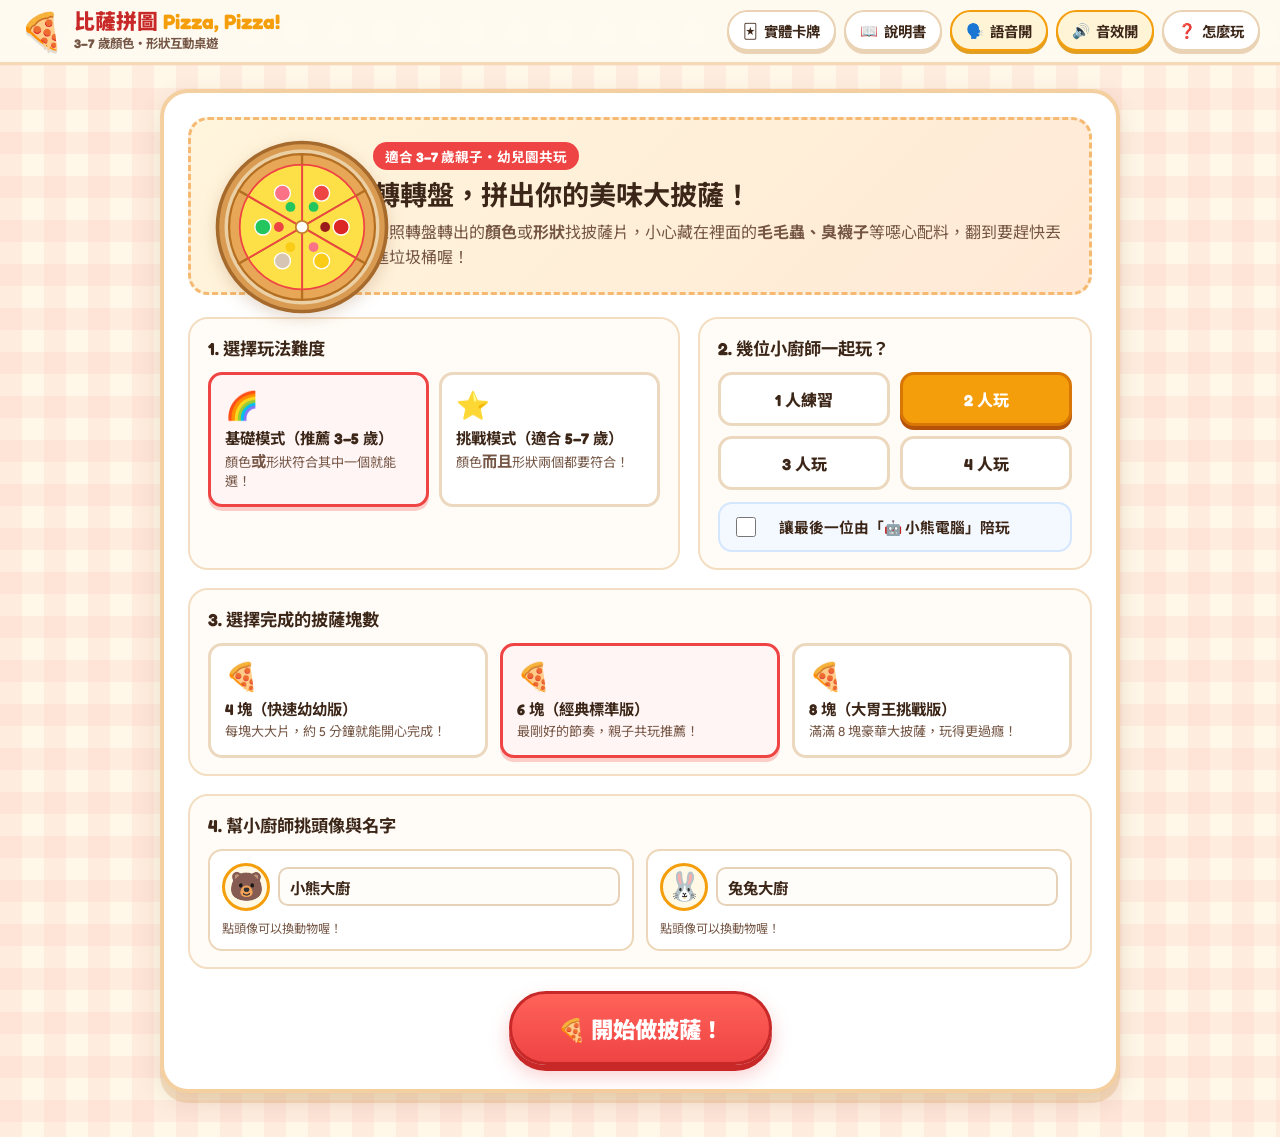
<file: index.html>
<!DOCTYPE html>
<html lang="zh-Hant">
<head>
  <meta charset="UTF-8" />
  <meta name="viewport" content="width=device-width, initial-scale=1.0, maximum-scale=1.0, user-scalable=no" />
  <title>比薩拼圖大冒險 Pizza, Pizza!｜幼兒園互動桌遊</title>
  <link rel="preconnect" href="https://fonts.googleapis.com">
  <link rel="preconnect" href="https://fonts.gstatic.com" crossorigin>
  <link href="https://fonts.googleapis.com/css2?family=Fredoka:wght@500;600;700&family=Noto+Sans+TC:wght@500;700;900&display=swap" rel="stylesheet">
  <link rel="stylesheet" href="style.css" />
</head>
<body>
  <!-- 慶祝撒花畫布 -->
  <canvas id="confetti-canvas" aria-hidden="true"></canvas>

  <!-- 頂部導覽列 -->
  <header class="top-bar">
    <div class="brand" id="btn-home" title="回到首頁">
      <span class="brand-icon">🍕</span>
      <div class="brand-text">
        <h1>比薩拼圖 <span class="en">Pizza, Pizza!</span></h1>
        <p class="subtitle">3–7 歲顏色・形狀互動桌遊</p>
      </div>
    </div>
    <div class="top-controls">
      <a href="print-cards.html" class="icon-pill" title="列印 6.3×8.8cm 實體卡牌">
        <span class="pill-emoji">🃏</span>
        <span class="pill-label">實體卡牌</span>
      </a>
      <a href="manual.html" class="icon-pill" title="實體卡牌使用說明書">
        <span class="pill-emoji">📖</span>
        <span class="pill-label">說明書</span>
      </a>
      <button id="btn-voice" class="icon-pill active" aria-label="語音朗讀開關" title="語音小幫手">
        <span class="pill-emoji">🗣️</span>
        <span class="pill-label">語音開</span>
      </button>
      <button id="btn-sound" class="icon-pill active" aria-label="音效開關" title="音效開關">
        <span class="pill-emoji">🔊</span>
        <span class="pill-label">音效開</span>
      </button>
      <button id="btn-help" class="icon-pill" aria-label="怎麼玩" title="怎麼玩">
        <span class="pill-emoji">❓</span>
        <span class="pill-label">怎麼玩</span>
      </button>
    </div>
  </header>

  <main class="app-container">
    <!-- ==================== 首頁設定畫面 ==================== -->
    <section id="screen-setup" class="screen active">
      <div class="setup-card">
        <div class="hero-banner">
          <div class="hero-pizza-art" id="hero-pizza-art" aria-hidden="true"></div>
          <div class="hero-copy">
            <span class="age-badge">適合 3–7 歲親子・幼兒園共玩</span>
            <h2>轉轉盤，拼出你的美味大披薩！</h2>
            <p>依照轉盤轉出的<strong>顏色</strong>或<strong>形狀</strong>找披薩片，小心藏在裡面的<strong>毛毛蟲、臭襪子</strong>等噁心配料，翻到要趕快丟進垃圾桶喔！</p>
          </div>
        </div>

        <div class="setup-grid">
          <!-- 遊戲模式 -->
          <div class="setup-box">
            <h3>1. 選擇玩法難度</h3>
            <div class="mode-options" id="mode-options">
              <button class="choice-card selected" data-mode="either">
                <span class="choice-icon">🌈</span>
                <strong>基礎模式（推薦 3–5 歲）</strong>
                <small>顏色<strong>或</strong>形狀符合其中一個就能選！</small>
              </button>
              <button class="choice-card" data-mode="both">
                <span class="choice-icon">⭐</span>
                <strong>挑戰模式（適合 5–7 歲）</strong>
                <small>顏色<strong>而且</strong>形狀兩個都要符合！</small>
              </button>
            </div>
          </div>

          <!-- 玩家人數 -->
          <div class="setup-box">
            <h3>2. 幾位小廚師一起玩？</h3>
            <div class="count-pills" id="player-count-pills">
              <button class="count-pill" data-count="1">1 人練習</button>
              <button class="count-pill selected" data-count="2">2 人玩</button>
              <button class="count-pill" data-count="3">3 人玩</button>
              <button class="count-pill" data-count="4">4 人玩</button>
            </div>
            <label class="bot-toggle" id="bot-toggle-wrap">
              <input type="checkbox" id="chk-with-bot" />
              <span class="toggle-track"></span>
              <span class="toggle-text">讓最後一位由「🤖 小熊電腦」陪玩</span>
            </label>
          </div>
        </div>

        <!-- 完成的披薩塊數 -->
        <div class="setup-box slice-count-box">
          <h3>3. 選擇完成的披薩塊數</h3>
          <div class="slice-count-options" id="slice-count-options">
            <button class="choice-card slice-choice" data-slices="4">
              <span class="choice-icon">🍕</span>
              <strong>4 塊（快速幼幼版）</strong>
              <small>每塊大大片，約 5 分鐘就能開心完成！</small>
            </button>
            <button class="choice-card slice-choice selected" data-slices="6">
              <span class="choice-icon">🍕</span>
              <strong>6 塊（經典標準版）</strong>
              <small>最剛好的節奏，親子共玩推薦！</small>
            </button>
            <button class="choice-card slice-choice" data-slices="8">
              <span class="choice-icon">🍕</span>
              <strong>8 塊（大胃王挑戰版）</strong>
              <small>滿滿 8 塊豪華大披薩，玩得更過癮！</small>
            </button>
          </div>
        </div>

        <!-- 玩家角色設定 -->
        <div class="setup-box players-setup-box">
          <h3>4. 幫小廚師挑頭像與名字</h3>
          <div class="players-config-list" id="players-config-list"></div>
        </div>

        <div class="start-actions">
          <button id="btn-start-game" class="btn-primary btn-huge">
            <span>🍕 開始做披薩！</span>
          </button>
        </div>
      </div>
    </section>

    <!-- ==================== 遊戲主畫面 ==================== -->
    <section id="screen-game" class="screen">
      <!-- 頂部回合與提示橫幅 -->
      <div class="turn-banner" id="turn-banner">
        <div class="turn-player-info">
          <span class="turn-avatar" id="turn-avatar">🐻</span>
          <div>
            <div class="turn-title" id="turn-title">輪到 小熊大廚！</div>
            <div class="turn-instruction" id="turn-instruction">按一下「轉動轉盤」開始這一回合吧！</div>
          </div>
        </div>
        <div class="turn-actions">
          <button id="btn-hint" class="btn-soft" title="給小朋友一個小提示" disabled>💡 小提示</button>
          <button id="btn-restart" class="btn-soft">🔄 重新開始</button>
        </div>
      </div>

      <!-- 主遊戲區：左側轉盤＆垃圾桶，中間桌面披薩片，右側／下方玩家披薩盤 -->
      <div class="game-layout">
        <!-- 左欄：雙轉盤 + 垃圾桶 -->
        <aside class="left-panel">
          <div class="spinner-station">
            <div class="spinners-row">
              <!-- 顏色轉盤 -->
              <div class="spinner-wrap">
                <div class="spinner-label">顏色轉盤</div>
                <div class="wheel-frame">
                  <div class="wheel-pointer">▼</div>
                  <svg id="wheel-color" class="wheel-svg" viewBox="0 0 200 200" aria-label="顏色轉盤"></svg>
                </div>
              </div>
              <!-- 形狀轉盤 -->
              <div class="spinner-wrap">
                <div class="spinner-label">形狀轉盤</div>
                <div class="wheel-frame">
                  <div class="wheel-pointer">▼</div>
                  <svg id="wheel-shape" class="wheel-svg" viewBox="0 0 200 200" aria-label="形狀轉盤"></svg>
                </div>
              </div>
            </div>

            <!-- 轉盤結果顯示徽章 -->
            <div class="spin-result-box" id="spin-result-box">
              <span class="spin-placeholder">轉動雙轉盤，看看要找什麼配料！</span>
            </div>

            <button id="btn-spin" class="btn-spin">
              <span class="spin-btn-icon">🎯</span>
              <span>轉動轉盤！</span>
            </button>
          </div>

          <!-- 垃圾桶互動區 -->
          <div class="trash-station" id="trash-station">
            <div class="trash-header">
              <span>🗑️ 噁心配料垃圾桶</span>
              <span class="trash-count" id="trash-count">已丟 0 片</span>
            </div>
            <button class="trash-bin-btn" id="trash-bin-btn" type="button" aria-label="垃圾桶">
              <div class="trash-lid" id="trash-lid">
                <div class="trash-handle"></div>
              </div>
              <div class="trash-body">
                <div class="trash-face">😝</div>
                <div class="trash-lines"><span></span><span></span><span></span></div>
              </div>
            </button>
            <div class="trash-hint" id="trash-hint">翻到毛毛蟲或臭襪子時，點我丟進來！</div>
          </div>
        </aside>

        <!-- 中央：桌面披薩配料卡片區 -->
        <section class="table-panel">
          <div class="panel-header">
            <h3>🍽️ 桌面披薩片（點一片翻開看看！）</h3>
            <span class="deck-status" id="deck-status">剩餘 16 片</span>
          </div>
          <div class="slices-grid" id="slices-grid"></div>
        </section>

        <!-- 右欄／下方：所有玩家的披薩盤 -->
        <section class="boards-panel">
          <div class="panel-header">
            <h3 id="boards-panel-title">👨‍🍳 小廚師們的披薩盤（拼滿 6 塊就贏囉！）</h3>
          </div>
          <div class="player-boards" id="player-boards"></div>
        </section>
      </div>
    </section>
  </main>

  <!-- ==================== 翻開卡片特寫彈窗（美味 / 噁心） ==================== -->
  <div id="modal-reveal" class="modal-backdrop hidden" role="dialog" aria-modal="true">
    <div class="reveal-card" id="reveal-card">
      <div class="reveal-badge" id="reveal-badge">美味配料！</div>
      <div class="reveal-art" id="reveal-art"></div>
      <h2 class="reveal-title" id="reveal-title">起司番茄披薩</h2>
      <p class="reveal-desc" id="reveal-desc">太棒了！放進你的披薩盤吧！</p>
      <div class="reveal-actions" id="reveal-actions"></div>
    </div>
  </div>

  <!-- ==================== 勝利慶祝彈窗 ==================== -->
  <div id="modal-victory" class="modal-backdrop hidden" role="dialog" aria-modal="true">
    <div class="victory-card">
      <div class="victory-crown">👑</div>
      <h2 id="victory-title">小熊大廚 完成了美味大披薩！</h2>
      <p id="victory-subtitle">太厲害了！6 片美味披薩全部拼滿囉！</p>
      <div class="victory-pizza-showcase" id="victory-pizza-showcase"></div>
      <div class="victory-stats" id="victory-stats"></div>
      <div class="victory-actions">
        <button id="btn-play-again" class="btn-primary btn-large">🍕 再玩一局！</button>
        <button id="btn-back-setup" class="btn-soft btn-large">⚙️ 換人數或難度</button>
      </div>
    </div>
  </div>

  <!-- ==================== 玩法說明彈窗 ==================== -->
  <div id="modal-help" class="modal-backdrop hidden" role="dialog" aria-modal="true">
    <div class="help-card">
      <button class="modal-close" id="btn-close-help" aria-label="關閉">✕</button>
      <h2>🍕 《比薩拼圖》怎麼玩？</h2>
      <ol class="help-steps">
        <li>
          <span class="step-num">1</span>
          <div>
            <strong>轉動雙轉盤</strong>
            <p>按下「轉動轉盤」，左邊會轉出一個<strong>顏色</strong>，右邊會轉出一個<strong>形狀</strong>。</p>
          </div>
        </li>
        <li>
          <span class="step-num">2</span>
          <div>
            <strong>找找看配對的披薩片</strong>
            <p><strong>基礎模式</strong>：只要顏色<strong>或</strong>形狀其中一個符合就能點！<br><strong>挑戰模式</strong>：顏色<strong>和</strong>形狀兩個都要符合喔！</p>
          </div>
        </li>
        <li>
          <span class="step-num">3</span>
          <div>
            <strong>翻開看驚喜！</strong>
            <p>翻到<strong>美味配料</strong>（番茄、鳳梨、起司、蘑菇…）就可以放進自己的披薩盤！<br>如果不小心翻到<strong>蟲子、蜘蛛、臭襪子</strong>等「噁心配料」，就要哈哈大笑並把它丟進垃圾桶！</p>
          </div>
        </li>
        <li>
          <span class="step-num">4</span>
          <div>
            <strong>拼滿指定塊數就獲勝！</strong>
            <p>開局可自由選擇 <strong>4 塊、6 塊或 8 塊</strong>，最快把自己的大披薩拼滿的小廚師就是今天的披薩冠軍！</p>
          </div>
        </li>
      </ol>
      <button id="btn-help-ok" class="btn-primary">我知道了，開始玩！</button>
    </div>
  </div>

  <!-- 輕提示 Toast -->
  <div id="toast" class="toast hidden" role="status" aria-live="polite"></div>

  <script src="game.js"></script>
</body>
</html>
</file>
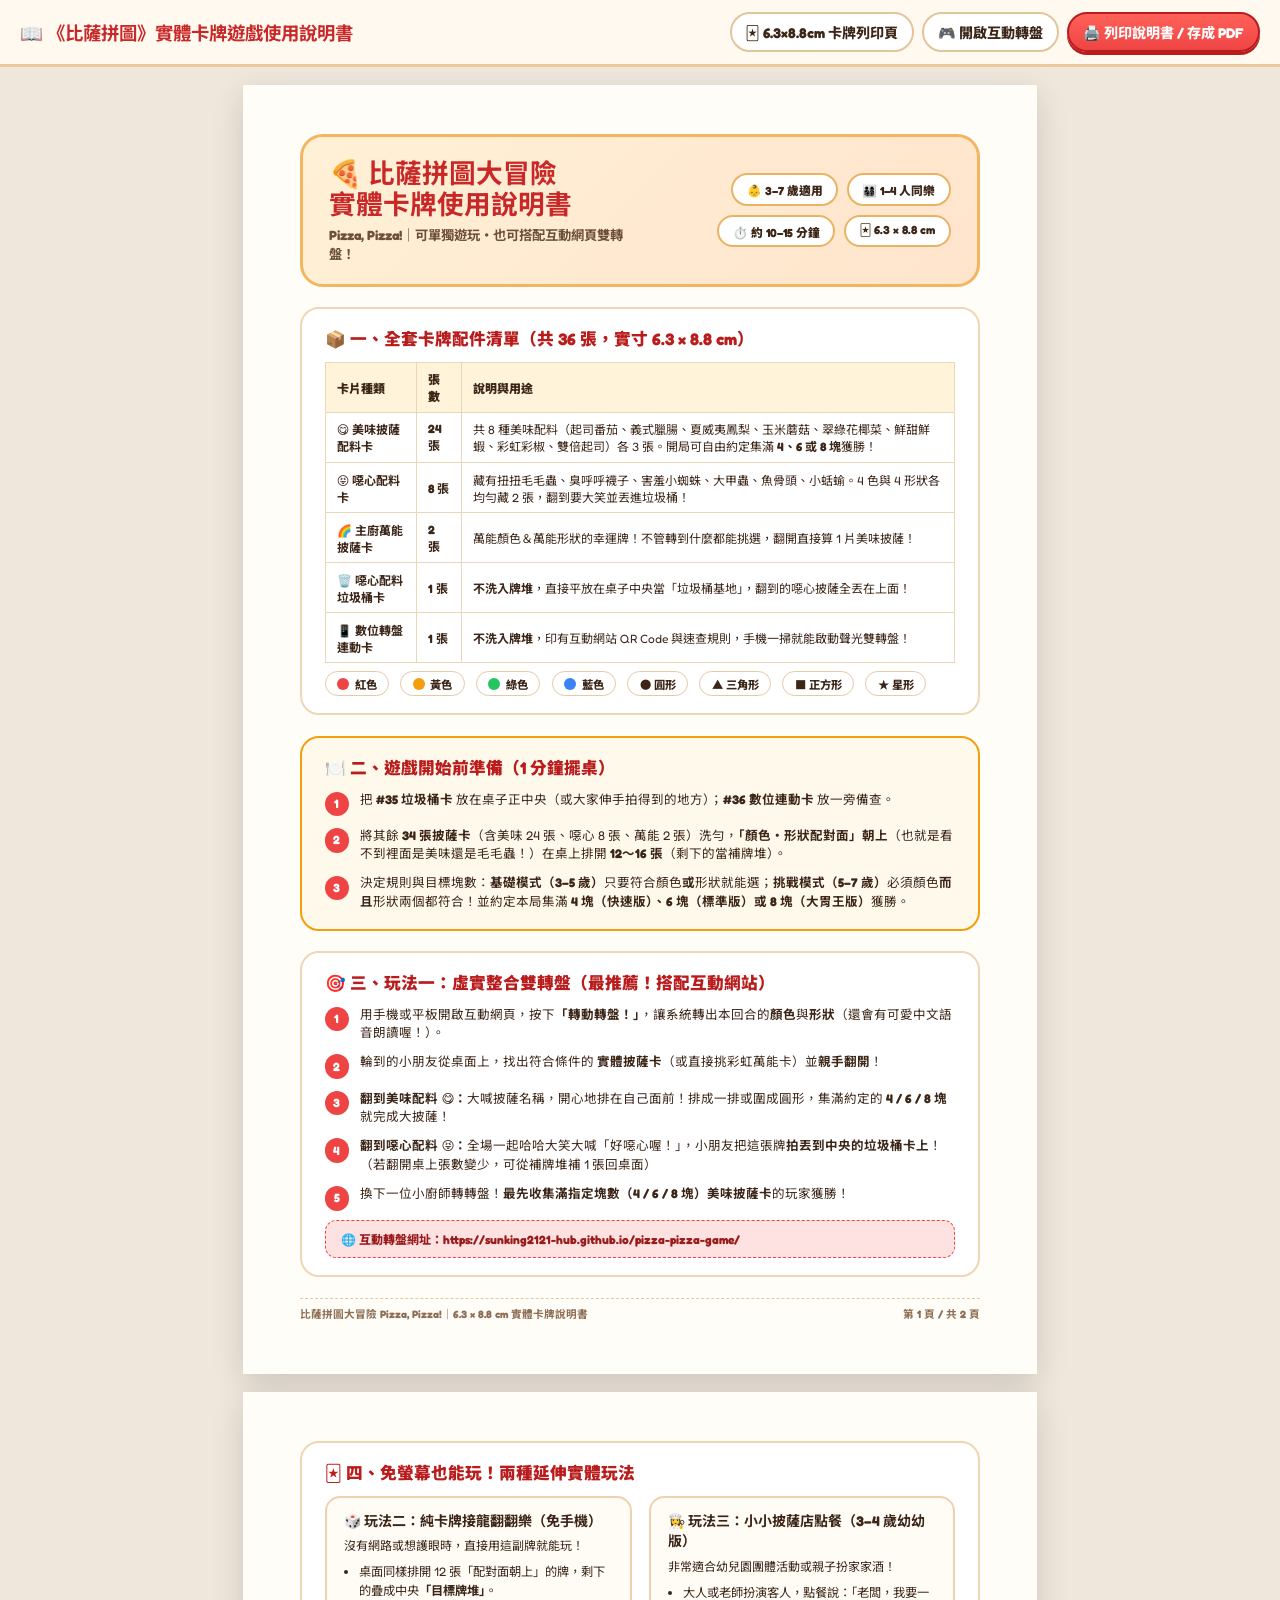
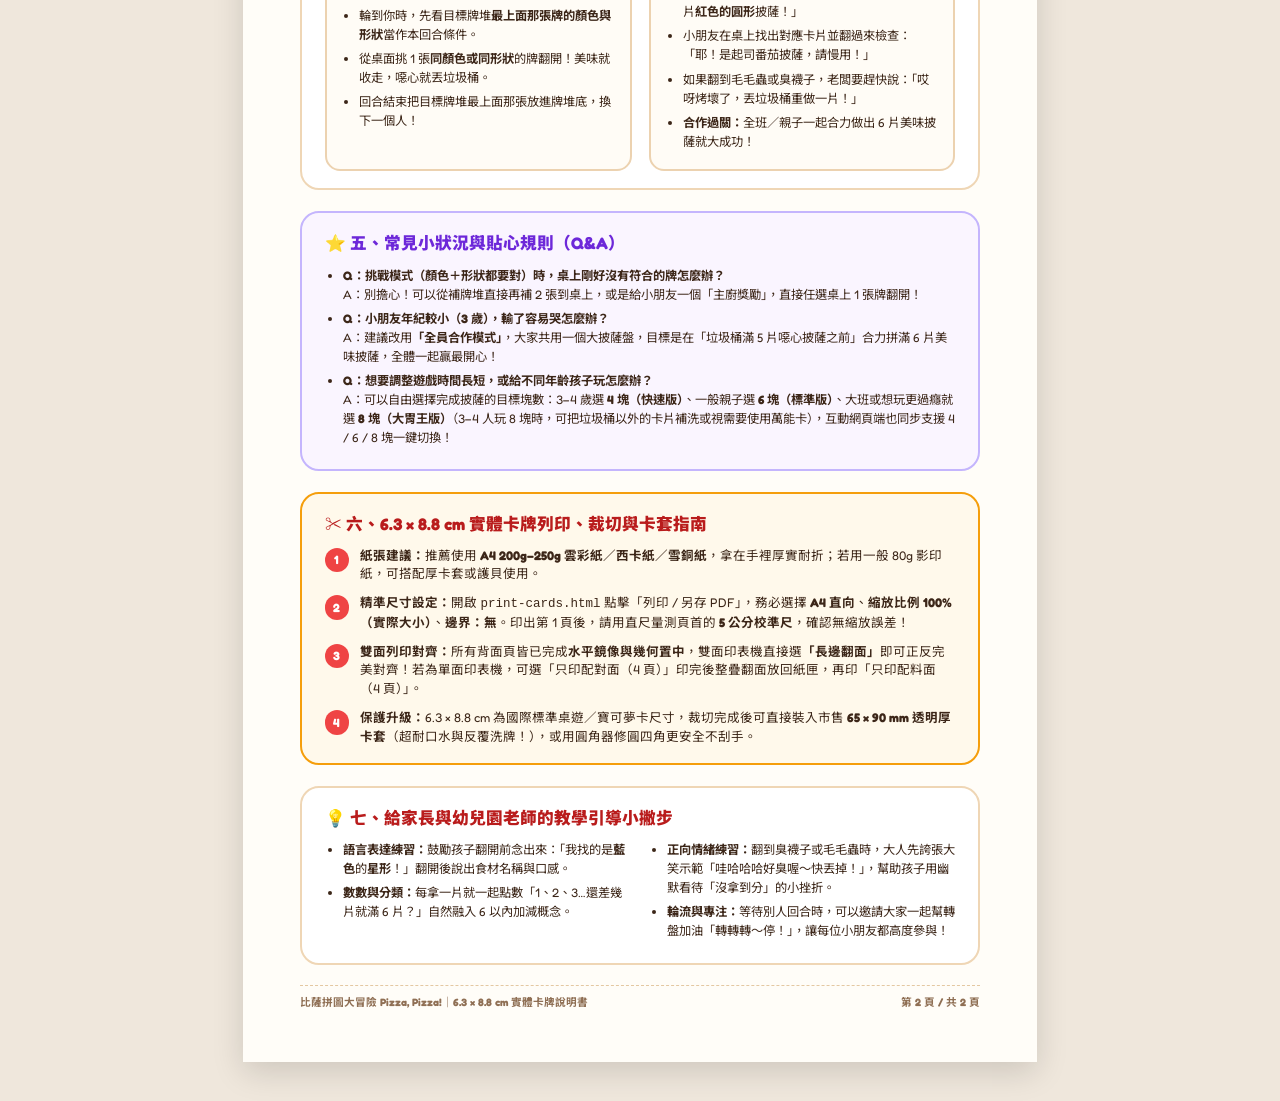
<file: manual.html>
<!DOCTYPE html>
<html lang="zh-Hant">
<head>
  <meta charset="UTF-8" />
  <meta name="viewport" content="width=device-width, initial-scale=1.0" />
  <title>比薩拼圖（Pizza, Pizza!）實體卡牌遊戲使用說明書</title>
  <link rel="preconnect" href="https://fonts.googleapis.com">
  <link rel="preconnect" href="https://fonts.gstatic.com" crossorigin>
  <link href="https://fonts.googleapis.com/css2?family=Fredoka:wght@600;700&family=Noto+Sans+TC:wght@500;700;900&display=swap" rel="stylesheet">
  <style>
    * {
      box-sizing: border-box;
      -webkit-print-color-adjust: exact !important;
      print-color-adjust: exact !important;
    }

    @page {
      size: A4 portrait;
      margin: 0;
    }

    body {
      margin: 0;
      padding: 0;
      font-family: 'Fredoka', 'Noto Sans TC', system-ui, sans-serif;
      background: #efe7dc;
      color: #3c2618;
    }

    .toolbar {
      position: sticky;
      top: 0;
      z-index: 200;
      background: rgba(255, 250, 241, 0.96);
      backdrop-filter: blur(8px);
      border-bottom: 3px solid #ecc99b;
      padding: 12px 20px;
      display: flex;
      align-items: center;
      justify-content: space-between;
      gap: 12px;
      flex-wrap: wrap;
    }

    .toolbar h1 {
      margin: 0;
      font-size: 1.15rem;
      color: #c82828;
    }

    .toolbar-actions {
      display: flex;
      gap: 8px;
      flex-wrap: wrap;
    }

    .tb-btn {
      padding: 8px 14px;
      border-radius: 999px;
      border: 2.5px solid #e2c59d;
      background: #fff;
      color: #3c2618;
      font-family: inherit;
      font-size: 0.88rem;
      font-weight: 800;
      cursor: pointer;
      text-decoration: none;
      display: inline-flex;
      align-items: center;
      gap: 6px;
    }

    .tb-btn.primary {
      background: linear-gradient(180deg, #ff6259 0%, #ef4444 100%);
      border-color: #b91c1c;
      color: #fff;
      box-shadow: 0 3px 0 #b91c1c;
    }

    .pages-wrap {
      display: flex;
      flex-direction: column;
      align-items: center;
      gap: 18px;
      padding: 18px 0 40px;
    }

    .manual-page {
      width: 210mm;
      min-height: 297mm;
      background: #fffdf8;
      box-shadow: 0 10px 30px rgba(0, 0, 0, 0.14);
      padding: 13mm 15mm 14mm;
      position: relative;
      display: flex;
      flex-direction: column;
      gap: 5.5mm;
      page-break-after: always;
      break-after: page;
    }

    .manual-page:last-child {
      page-break-after: auto;
      break-after: auto;
    }

    .hero-header {
      background: linear-gradient(135deg, #fff1d6 0%, #ffe4cc 100%);
      border: 1mm solid #f3b562;
      border-radius: 6mm;
      padding: 5.5mm 7mm;
      display: flex;
      align-items: center;
      justify-content: space-between;
      gap: 6mm;
    }

    .hero-title h2 {
      margin: 0 0 1.5mm;
      font-size: 20pt;
      color: #c82828;
      line-height: 1.15;
    }

    .hero-title p {
      margin: 0;
      font-size: 10pt;
      font-weight: 700;
      color: #6d4f3b;
    }

    .meta-pills {
      display: flex;
      flex-wrap: wrap;
      gap: 2.5mm;
      justify-content: flex-end;
      max-width: 78mm;
    }

    .meta-pill {
      padding: 1.5mm 3.5mm;
      border-radius: 999px;
      background: #fff;
      border: 0.6mm solid #eab364;
      font-size: 8.8pt;
      font-weight: 900;
      color: #3c2618;
    }

    .section-box {
      background: #ffffff;
      border: 0.7mm solid #efd6b5;
      border-radius: 5mm;
      padding: 4.5mm 6mm;
    }

    .section-box.highlight-box {
      background: #fff9eb;
      border-color: #f59e0b;
    }

    .section-box.purple-box {
      background: #faf5ff;
      border-color: #c4b5fd;
    }

    .section-title {
      margin: 0 0 3mm;
      font-size: 12.5pt;
      font-weight: 900;
      color: #b91c1c;
      display: flex;
      align-items: center;
      gap: 2mm;
    }

    .purple-box .section-title {
      color: #6d28d9;
    }

    .two-col {
      display: grid;
      grid-template-columns: 1fr 1fr;
      gap: 4.5mm;
    }

    .spec-table {
      width: 100%;
      border-collapse: collapse;
      font-size: 9pt;
    }

    .spec-table th,
    .spec-table td {
      border: 0.4mm solid #ecd6b8;
      padding: 2mm 3mm;
      text-align: left;
    }

    .spec-table th {
      background: #fff3da;
      font-weight: 900;
    }

    .steps-list {
      margin: 0;
      padding: 0;
      list-style: none;
      display: flex;
      flex-direction: column;
      gap: 2.8mm;
    }

    .steps-list li {
      display: flex;
      align-items: flex-start;
      gap: 3mm;
      font-size: 9.4pt;
      line-height: 1.48;
    }

    .step-badge {
      width: 6.5mm;
      height: 6.5mm;
      border-radius: 50%;
      background: #ef4444;
      color: #fff;
      font-size: 9pt;
      font-weight: 900;
      display: inline-flex;
      align-items: center;
      justify-content: center;
      flex-shrink: 0;
      margin-top: 0.3mm;
    }

    .mode-card {
      background: #fffcf6;
      border: 0.6mm solid #ecd2b0;
      border-radius: 4mm;
      padding: 3.5mm 4.5mm;
      font-size: 9pt;
      line-height: 1.48;
    }

    .mode-card h4 {
      margin: 0 0 1.5mm;
      font-size: 10.5pt;
      color: #3c2618;
    }

    .bullet-list {
      margin: 0;
      padding-left: 5mm;
      font-size: 9.2pt;
      line-height: 1.55;
    }

    .bullet-list li {
      margin-bottom: 1.4mm;
    }

    .color-row {
      display: flex;
      gap: 3mm;
      flex-wrap: wrap;
      margin-top: 2mm;
    }

    .chip {
      display: inline-flex;
      align-items: center;
      gap: 1.5mm;
      padding: 1mm 3mm;
      border-radius: 999px;
      font-size: 8.5pt;
      font-weight: 800;
      background: #fff;
      border: 0.5mm solid #e5caa7;
    }

    .dot {
      width: 3.2mm;
      height: 3.2mm;
      border-radius: 50%;
      display: inline-block;
    }

    .url-banner {
      margin-top: 2.5mm;
      padding: 2.5mm 4mm;
      border-radius: 3mm;
      background: #fee2e2;
      border: 0.5mm dashed #ef4444;
      font-size: 9pt;
      font-weight: 800;
      color: #991b1b;
    }

    .page-footer {
      margin-top: auto;
      padding-top: 2mm;
      border-top: 0.4mm dashed #e4c8a2;
      display: flex;
      justify-content: space-between;
      font-size: 8pt;
      font-weight: 700;
      color: #8f6f54;
    }

    @media print {
      body { background: #fff; }
      .no-print { display: none !important; }
      .pages-wrap { padding: 0; gap: 0; }
      .manual-page { box-shadow: none; margin: 0; }
    }
  </style>
</head>
<body>
  <header class="toolbar no-print">
    <h1>📖 《比薩拼圖》實體卡牌遊戲使用說明書</h1>
    <div class="toolbar-actions">
      <a class="tb-btn" href="print-cards.html">🃏 6.3×8.8cm 卡牌列印頁</a>
      <a class="tb-btn" href="index.html">🎮 開啟互動轉盤</a>
      <button class="tb-btn primary" onclick="window.print()">🖨️ 列印說明書 / 存成 PDF</button>
    </div>
  </header>

  <main class="pages-wrap">
    <!-- ==================== 第 1 頁：遊戲介紹、配件、主要玩法 ==================== -->
    <article class="manual-page">
      <div class="hero-header">
        <div class="hero-title">
          <h2>🍕 比薩拼圖大冒險<br/>實體卡牌使用說明書</h2>
          <p>Pizza, Pizza!｜可單獨遊玩・也可搭配互動網頁雙轉盤！</p>
        </div>
        <div class="meta-pills">
          <span class="meta-pill">👶 3–7 歲適用</span>
          <span class="meta-pill">👨‍👩‍👧‍👦 1–4 人同樂</span>
          <span class="meta-pill">⏱️ 約 10–15 分鐘</span>
          <span class="meta-pill">🃏 6.3 × 8.8 cm</span>
        </div>
      </div>

      <!-- 配件清單 -->
      <section class="section-box">
        <h3 class="section-title">📦 一、全套卡牌配件清單（共 36 張，實寸 6.3 × 8.8 cm）</h3>
        <table class="spec-table">
          <thead>
            <tr>
              <th>卡片種類</th>
              <th>張數</th>
              <th>說明與用途</th>
            </tr>
          </thead>
          <tbody>
            <tr>
              <td><strong>😋 美味披薩配料卡</strong></td>
              <td><strong>24 張</strong></td>
              <td>共 8 種美味配料（起司番茄、義式臘腸、夏威夷鳳梨、玉米蘑菇、翠綠花椰菜、鮮甜鮮蝦、彩虹彩椒、雙倍起司）各 3 張。開局可自由約定集滿 <strong>4、6 或 8 塊</strong>獲勝！</td>
            </tr>
            <tr>
              <td><strong>😝 噁心配料卡</strong></td>
              <td><strong>8 張</strong></td>
              <td>藏有扭扭毛毛蟲、臭呼呼襪子、害羞小蜘蛛、大甲蟲、魚骨頭、小蛞蝓。4 色與 4 形狀各均勻藏 2 張，翻到要大笑並丟進垃圾桶！</td>
            </tr>
            <tr>
              <td><strong>🌈 主廚萬能披薩卡</strong></td>
              <td><strong>2 張</strong></td>
              <td>萬能顏色＆萬能形狀的幸運牌！不管轉到什麼都能挑選，翻開直接算 1 片美味披薩！</td>
            </tr>
            <tr>
              <td><strong>🗑️ 噁心配料垃圾桶卡</strong></td>
              <td><strong>1 張</strong></td>
              <td><strong>不洗入牌堆</strong>，直接平放在桌子中央當「垃圾桶基地」，翻到的噁心披薩全丟在上面！</td>
            </tr>
            <tr>
              <td><strong>📱 數位轉盤連動卡</strong></td>
              <td><strong>1 張</strong></td>
              <td><strong>不洗入牌堆</strong>，印有互動網站 QR Code 與速查規則，手機一掃就能啟動聲光雙轉盤！</td>
            </tr>
          </tbody>
        </table>
        <div class="color-row">
          <span class="chip"><span class="dot" style="background:#ef4444"></span>紅色</span>
          <span class="chip"><span class="dot" style="background:#f59e0b"></span>黃色</span>
          <span class="chip"><span class="dot" style="background:#22c55e"></span>綠色</span>
          <span class="chip"><span class="dot" style="background:#3b82f6"></span>藍色</span>
          <span class="chip">● 圓形</span>
          <span class="chip">▲ 三角形</span>
          <span class="chip">■ 正方形</span>
          <span class="chip">★ 星形</span>
        </div>
      </section>

      <!-- 遊戲準備 -->
      <section class="section-box highlight-box">
        <h3 class="section-title">🍽️ 二、遊戲開始前準備（1 分鐘擺桌）</h3>
        <ol class="steps-list">
          <li><span class="step-badge">1</span><div>把 <strong>#35 垃圾桶卡</strong> 放在桌子正中央（或大家伸手拍得到的地方）；<strong>#36 數位連動卡</strong> 放一旁備查。</div></li>
          <li><span class="step-badge">2</span><div>將其餘 <strong>34 張披薩卡</strong>（含美味 24 張、噁心 8 張、萬能 2 張）洗勻，<strong>「顏色・形狀配對面」朝上</strong>（也就是看不到裡面是美味還是毛毛蟲！）在桌上排開 <strong>12～16 張</strong>（剩下的當補牌堆）。</div></li>
          <li><span class="step-badge">3</span><div>決定規則與目標塊數：<strong>基礎模式（3–5 歲）</strong>只要符合顏色<strong>或</strong>形狀就能選；<strong>挑戰模式（5–7 歲）</strong>必須顏色<strong>而且</strong>形狀兩個都符合！並約定本局集滿 <strong>4 塊（快速版）、6 塊（標準版）或 8 塊（大胃王版）</strong>獲勝。</div></li>
        </ol>
      </section>

      <!-- 玩法一：虛實整合 -->
      <section class="section-box">
        <h3 class="section-title">🎯 三、玩法一：虛實整合雙轉盤（最推薦！搭配互動網站）</h3>
        <ol class="steps-list">
          <li><span class="step-badge">1</span><div>用手機或平板開啟互動網頁，按下<strong>「轉動轉盤！」</strong>，讓系統轉出本回合的<strong>顏色</strong>與<strong>形狀</strong>（還會有可愛中文語音朗讀喔！）。</div></li>
          <li><span class="step-badge">2</span><div>輪到的小朋友從桌面上，找出符合條件的 <strong>實體披薩卡</strong>（或直接挑彩虹萬能卡）並<strong>親手翻開</strong>！</div></li>
          <li><span class="step-badge">3</span><div><strong>翻到美味配料 😋：</strong>大喊披薩名稱，開心地排在自己面前！排成一排或圍成圓形，集滿約定的 <strong>4 / 6 / 8 塊</strong>就完成大披薩！</div></li>
          <li><span class="step-badge">4</span><div><strong>翻到噁心配料 😝：</strong>全場一起哈哈大笑大喊「好噁心喔！」，小朋友把這張牌<strong>拍丟到中央的垃圾桶卡上</strong>！（若翻開桌上張數變少，可從補牌堆補 1 張回桌面）</div></li>
          <li><span class="step-badge">5</span><div>換下一位小廚師轉轉盤！<strong>最先收集滿指定塊數（4 / 6 / 8 塊）美味披薩卡</strong>的玩家獲勝！</div></li>
        </ol>
        <div class="url-banner">🌐 互動轉盤網址：https://sunking2121-hub.github.io/pizza-pizza-game/</div>
      </section>

      <div class="page-footer">
        <span>比薩拼圖大冒險 Pizza, Pizza!｜6.3 × 8.8 cm 實體卡牌說明書</span>
        <span>第 1 頁 / 共 2 頁</span>
      </div>
    </article>

    <!-- ==================== 第 2 頁：免螢幕玩法、分齡引導、列印製作教學 ==================== -->
    <article class="manual-page">
      <!-- 免螢幕玩法與幼兒延伸玩法 -->
      <section class="section-box">
        <h3 class="section-title">🃏 四、免螢幕也能玩！兩種延伸實體玩法</h3>
        <div class="two-col">
          <div class="mode-card">
            <h4>🎲 玩法二：純卡牌接龍翻翻樂（免手機）</h4>
            <p style="margin:0 0 2mm">沒有網路或想護眼時，直接用這副牌就能玩！</p>
            <ul class="bullet-list" style="padding-left:4.2mm">
              <li>桌面同樣排開 12 張「配對面朝上」的牌，剩下的疊成中央<strong>「目標牌堆」</strong>。</li>
              <li>輪到你時，先看目標牌堆<strong>最上面那張牌的顏色與形狀</strong>當作本回合條件。</li>
              <li>從桌面挑 1 張<strong>同顏色或同形狀</strong>的牌翻開！美味就收走，噁心就丟垃圾桶。</li>
              <li>回合結束把目標牌堆最上面那張放進牌堆底，換下一個人！</li>
            </ul>
          </div>
          <div class="mode-card">
            <h4>👩‍🍳 玩法三：小小披薩店點餐（3–4 歲幼幼版）</h4>
            <p style="margin:0 0 2mm">非常適合幼兒園團體活動或親子扮家家酒！</p>
            <ul class="bullet-list" style="padding-left:4.2mm">
              <li>大人或老師扮演客人，點餐說：「老闆，我要一片<strong>紅色的圓形</strong>披薩！」</li>
              <li>小朋友在桌上找出對應卡片並翻過來檢查：「耶！是起司番茄披薩，請慢用！」</li>
              <li>如果翻到毛毛蟲或臭襪子，老闆要趕快說：「哎呀烤壞了，丟垃圾桶重做一片！」</li>
              <li><strong>合作過關：</strong>全班／親子一起合力做出 6 片美味披薩就大成功！</li>
            </ul>
          </div>
        </div>
      </section>

      <!-- 難度與勝負細節 -->
      <section class="section-box purple-box">
        <h3 class="section-title">⭐ 五、常見小狀況與貼心規則（Q&amp;A）</h3>
        <ul class="bullet-list">
          <li><strong>Q：挑戰模式（顏色＋形狀都要對）時，桌上剛好沒有符合的牌怎麼辦？</strong><br/>A：別擔心！可以從補牌堆直接再補 2 張到桌上，或是給小朋友一個「主廚獎勵」，直接任選桌上 1 張牌翻開！</li>
          <li><strong>Q：小朋友年紀較小（3 歲），輸了容易哭怎麼辦？</strong><br/>A：建議改用<strong>「全員合作模式」</strong>，大家共用一個大披薩盤，目標是在「垃圾桶滿 5 片噁心披薩之前」合力拼滿 6 片美味披薩，全體一起贏最開心！</li>
          <li><strong>Q：想要調整遊戲時間長短，或給不同年齡孩子玩怎麼辦？</strong><br/>A：可以自由選擇完成披薩的目標塊數：3–4 歲選 <strong>4 塊（快速版）</strong>、一般親子選 <strong>6 塊（標準版）</strong>、大班或想玩更過癮就選 <strong>8 塊（大胃王版）</strong>（3–4 人玩 8 塊時，可把垃圾桶以外的卡片補洗或視需要使用萬能卡），互動網頁端也同步支援 4 / 6 / 8 塊一鍵切換！</li>
        </ul>
      </section>

      <!-- 6.3 x 8.8 cm 製作與列印教學 -->
      <section class="section-box highlight-box">
        <h3 class="section-title">✂️ 六、6.3 × 8.8 cm 實體卡牌列印、裁切與卡套指南</h3>
        <ol class="steps-list">
          <li><span class="step-badge">1</span><div><strong>紙張建議：</strong>推薦使用 <strong>A4 200g–250g 雲彩紙／西卡紙／雪銅紙</strong>，拿在手裡厚實耐折；若用一般 80g 影印紙，可搭配厚卡套或護貝使用。</div></li>
          <li><span class="step-badge">2</span><div><strong>精準尺寸設定：</strong>開啟 <code>print-cards.html</code> 點擊「列印 / 另存 PDF」，務必選擇 <strong>A4 直向</strong>、<strong>縮放比例 100%（實際大小）</strong>、<strong>邊界：無</strong>。印出第 1 頁後，請用直尺量測頁首的 <strong>5 公分校準尺</strong>，確認無縮放誤差！</div></li>
          <li><span class="step-badge">3</span><div><strong>雙面列印對齊：</strong>所有背面頁皆已完成<strong>水平鏡像與幾何置中</strong>，雙面印表機直接選<strong>「長邊翻面」</strong>即可正反完美對齊！若為單面印表機，可選「只印配對面（4 頁）」印完後整疊翻面放回紙匣，再印「只印配料面（4 頁）」。</div></li>
          <li><span class="step-badge">4</span><div><strong>保護升級：</strong>6.3 × 8.8 cm 為國際標準桌遊／寶可夢卡尺寸，裁切完成後可直接裝入市售 <strong>65 × 90 mm 透明厚卡套</strong>（超耐口水與反覆洗牌！），或用圓角器修圓四角更安全不刮手。</div></li>
        </ol>
      </section>

      <!-- 幼兒園老師／家長共玩引導 -->
      <section class="section-box">
        <h3 class="section-title">💡 七、給家長與幼兒園老師的教學引導小撇步</h3>
        <div class="two-col">
          <ul class="bullet-list">
            <li><strong>語言表達練習：</strong>鼓勵孩子翻開前念出來：「我找的是<strong>藍色</strong>的<strong>星形</strong>！」翻開後說出食材名稱與口感。</li>
            <li><strong>數數與分類：</strong>每拿一片就一起點數「1、2、3…還差幾片就滿 6 片？」自然融入 6 以內加減概念。</li>
          </ul>
          <ul class="bullet-list">
            <li><strong>正向情緒練習：</strong>翻到臭襪子或毛毛蟲時，大人先誇張大笑示範「哇哈哈哈好臭喔～快丟掉！」，幫助孩子用幽默看待「沒拿到分」的小挫折。</li>
            <li><strong>輪流與專注：</strong>等待別人回合時，可以邀請大家一起幫轉盤加油「轉轉轉～停！」，讓每位小朋友都高度參與！</li>
          </ul>
        </div>
      </section>

      <div class="page-footer">
        <span>比薩拼圖大冒險 Pizza, Pizza!｜6.3 × 8.8 cm 實體卡牌說明書</span>
        <span>第 2 頁 / 共 2 頁</span>
      </div>
    </article>
  </main>
</body>
</html>
</file>
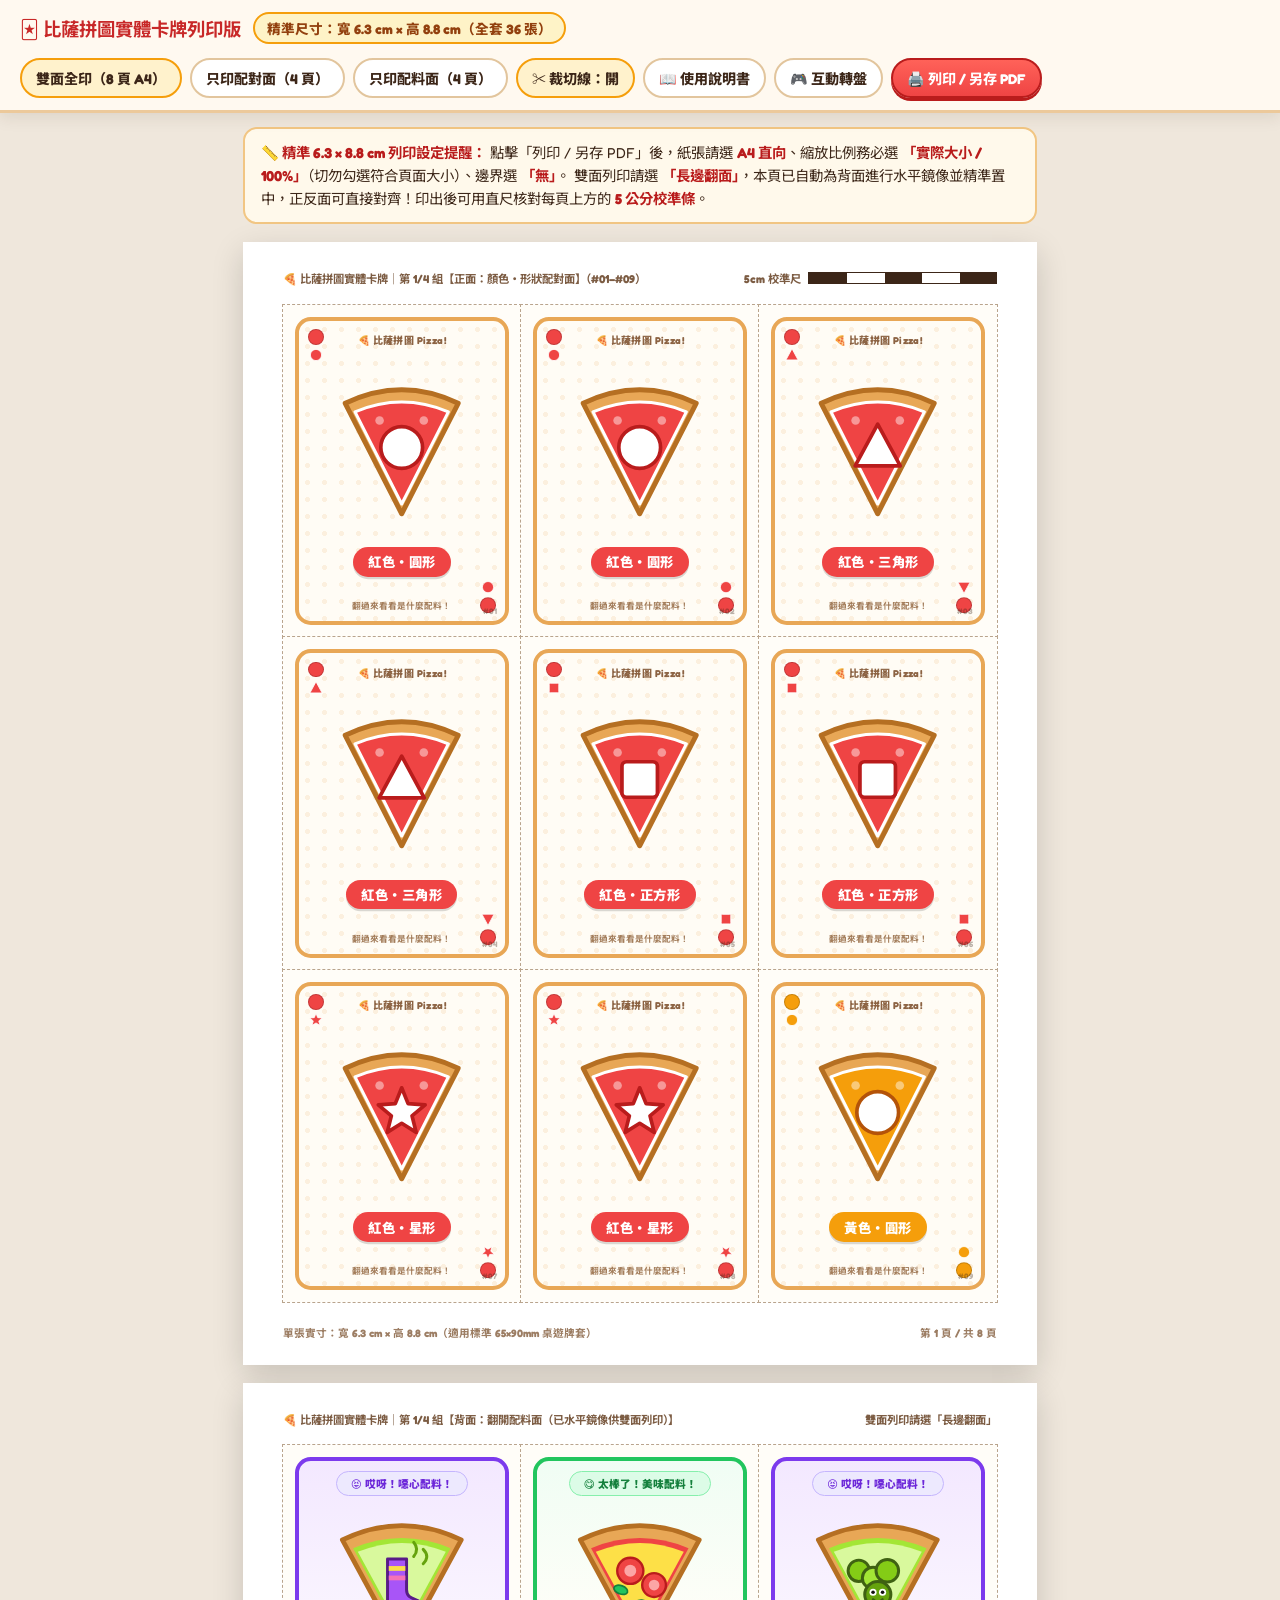
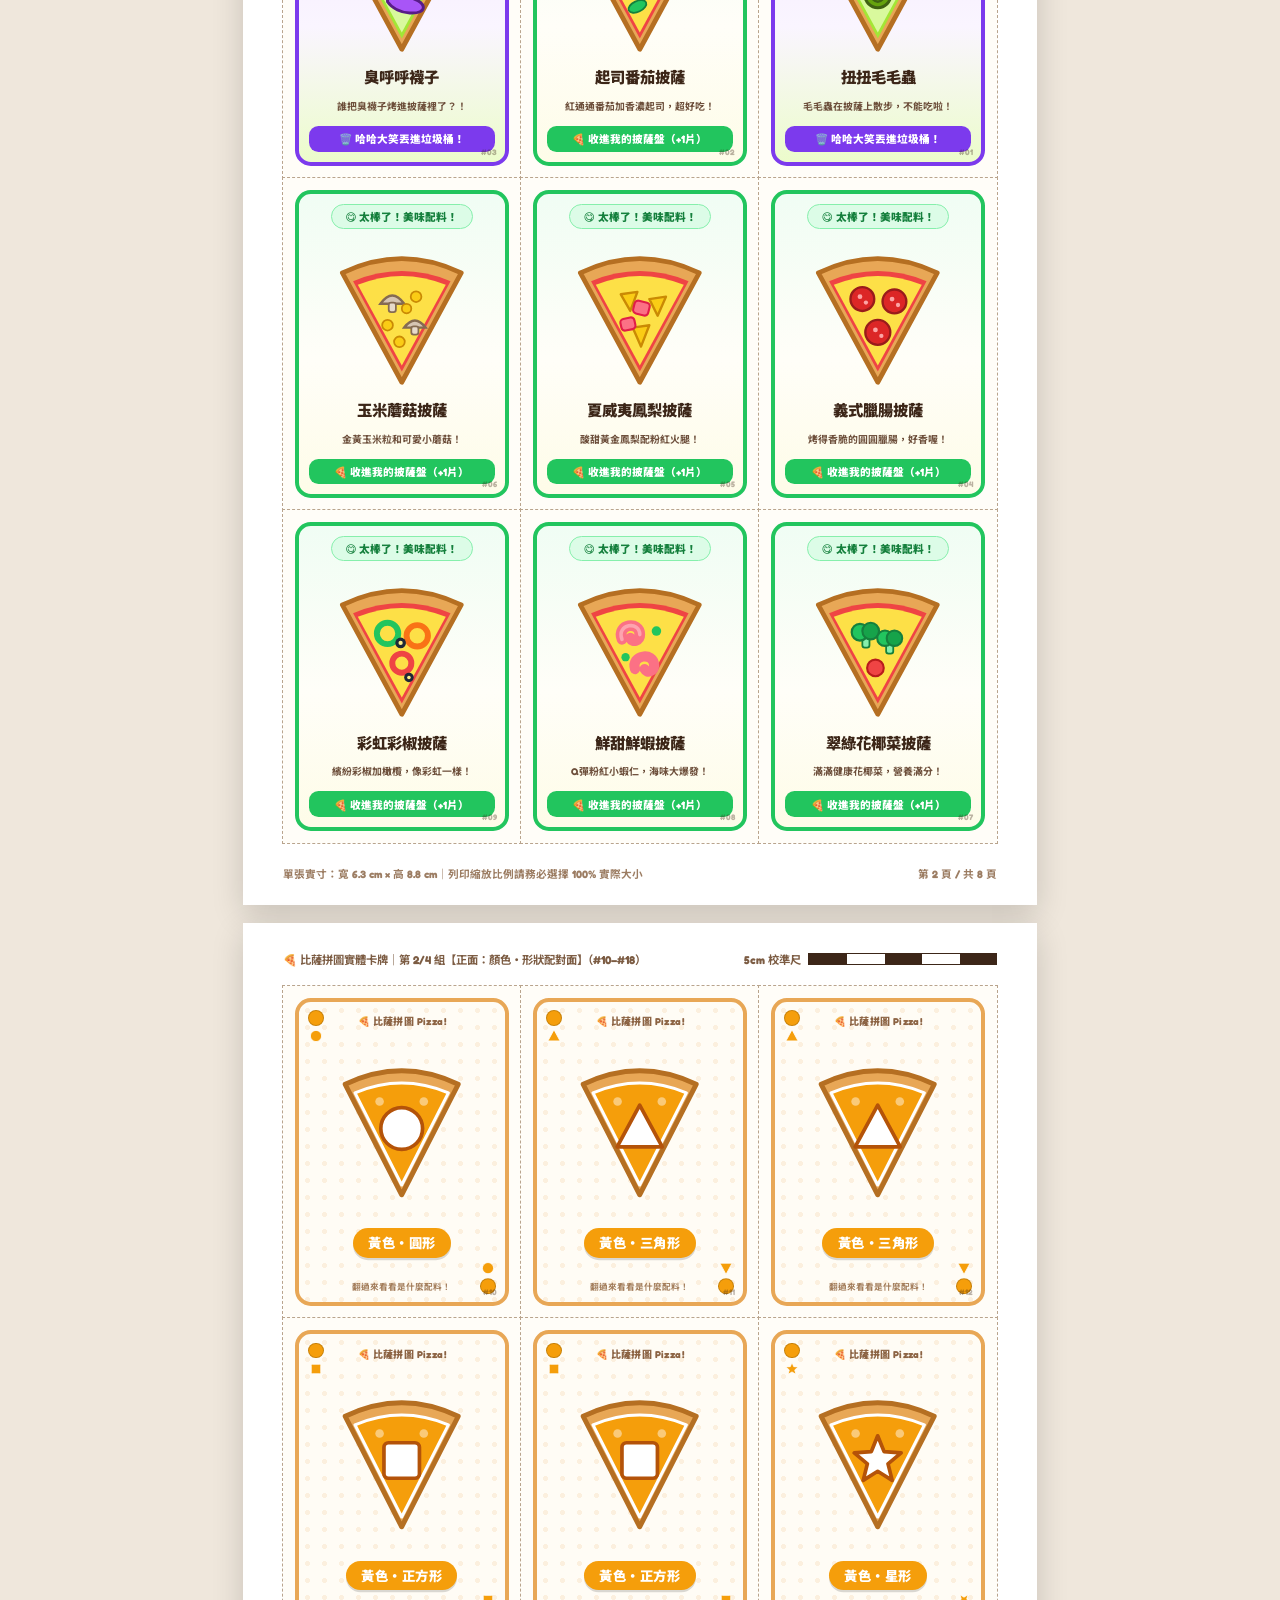
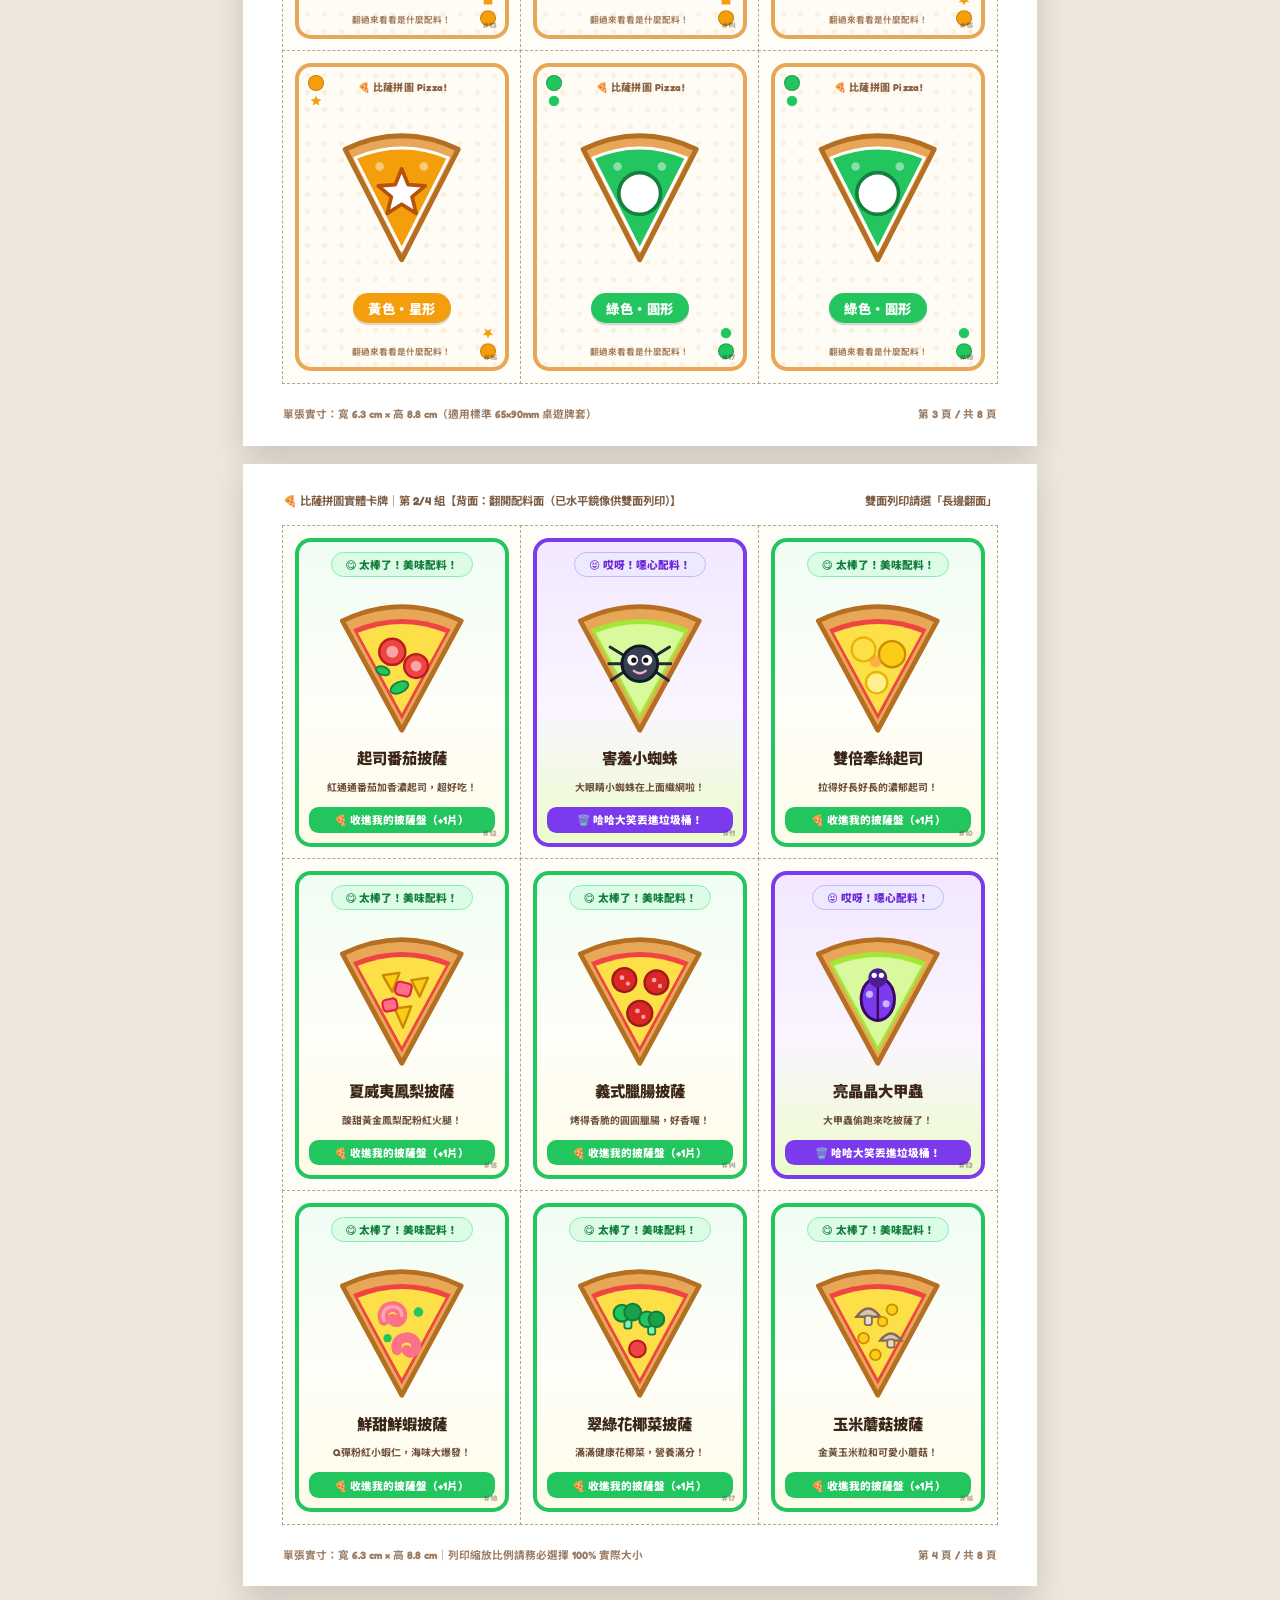
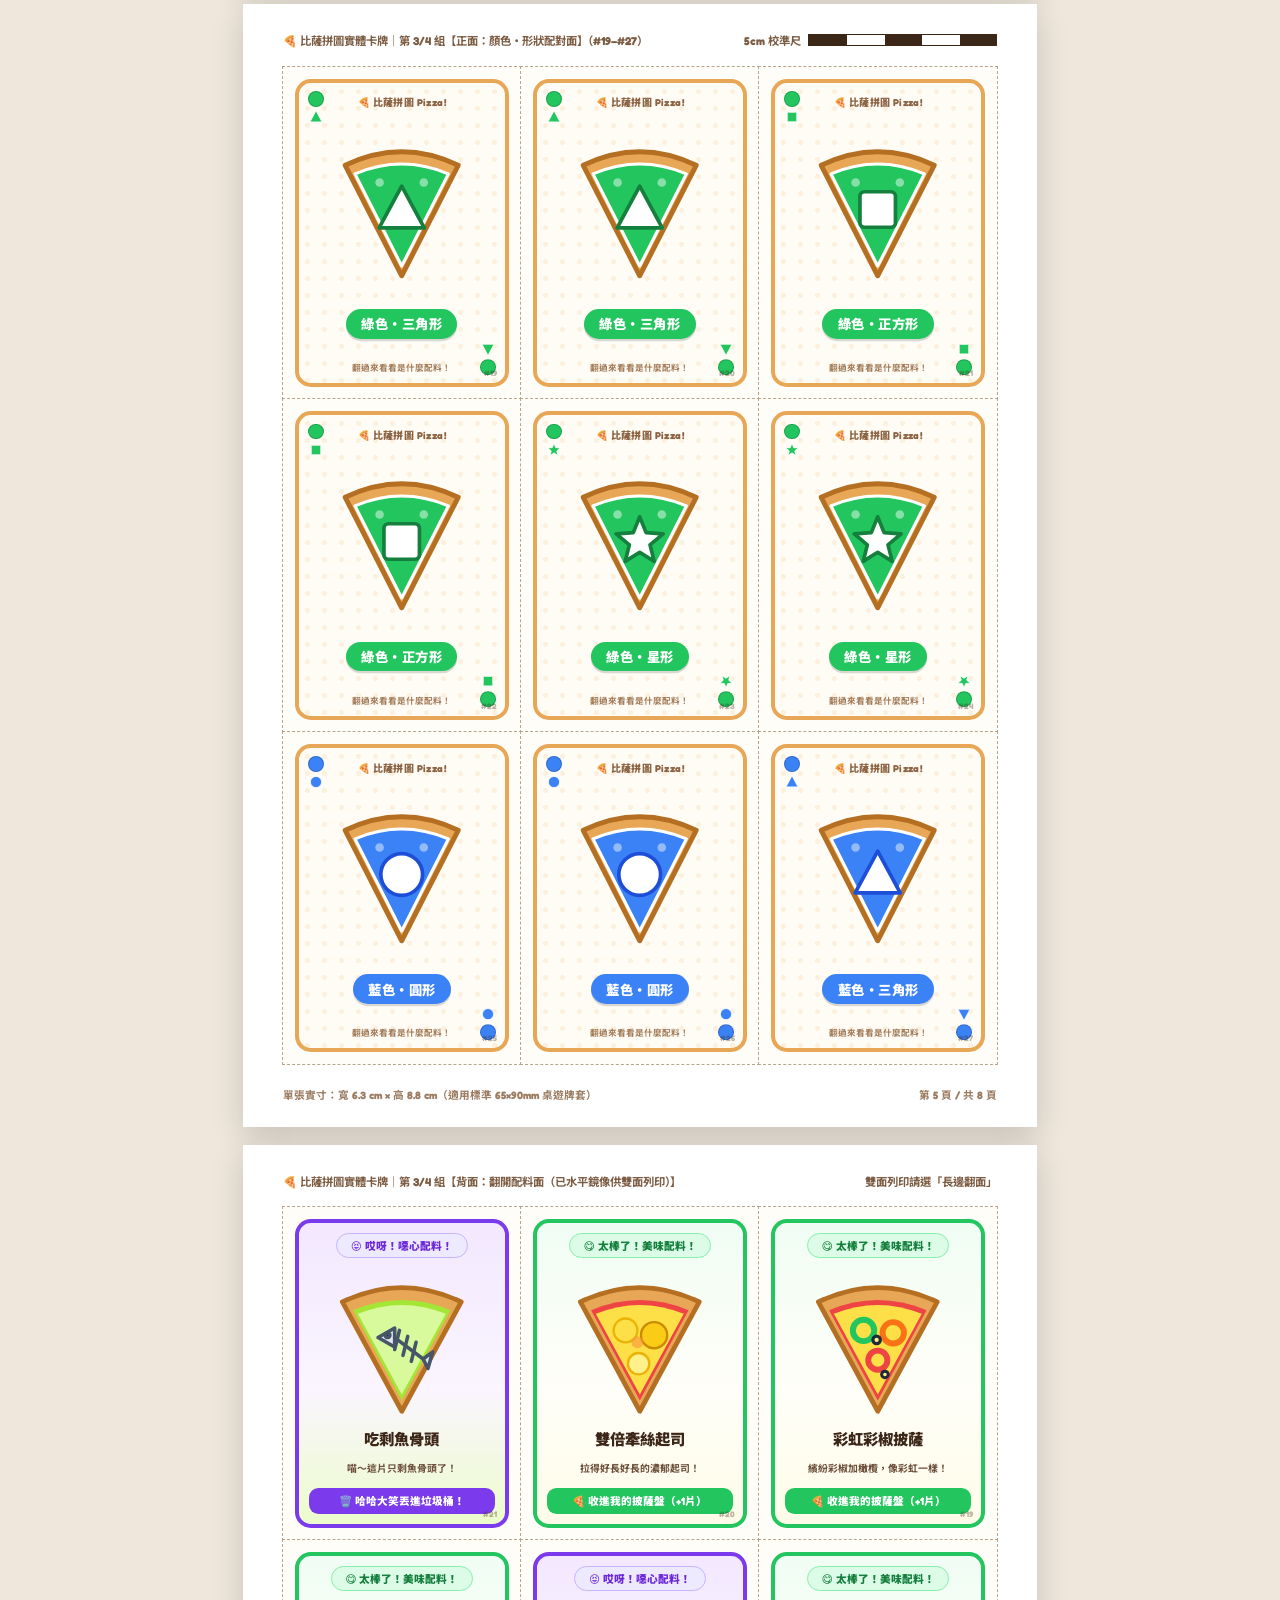
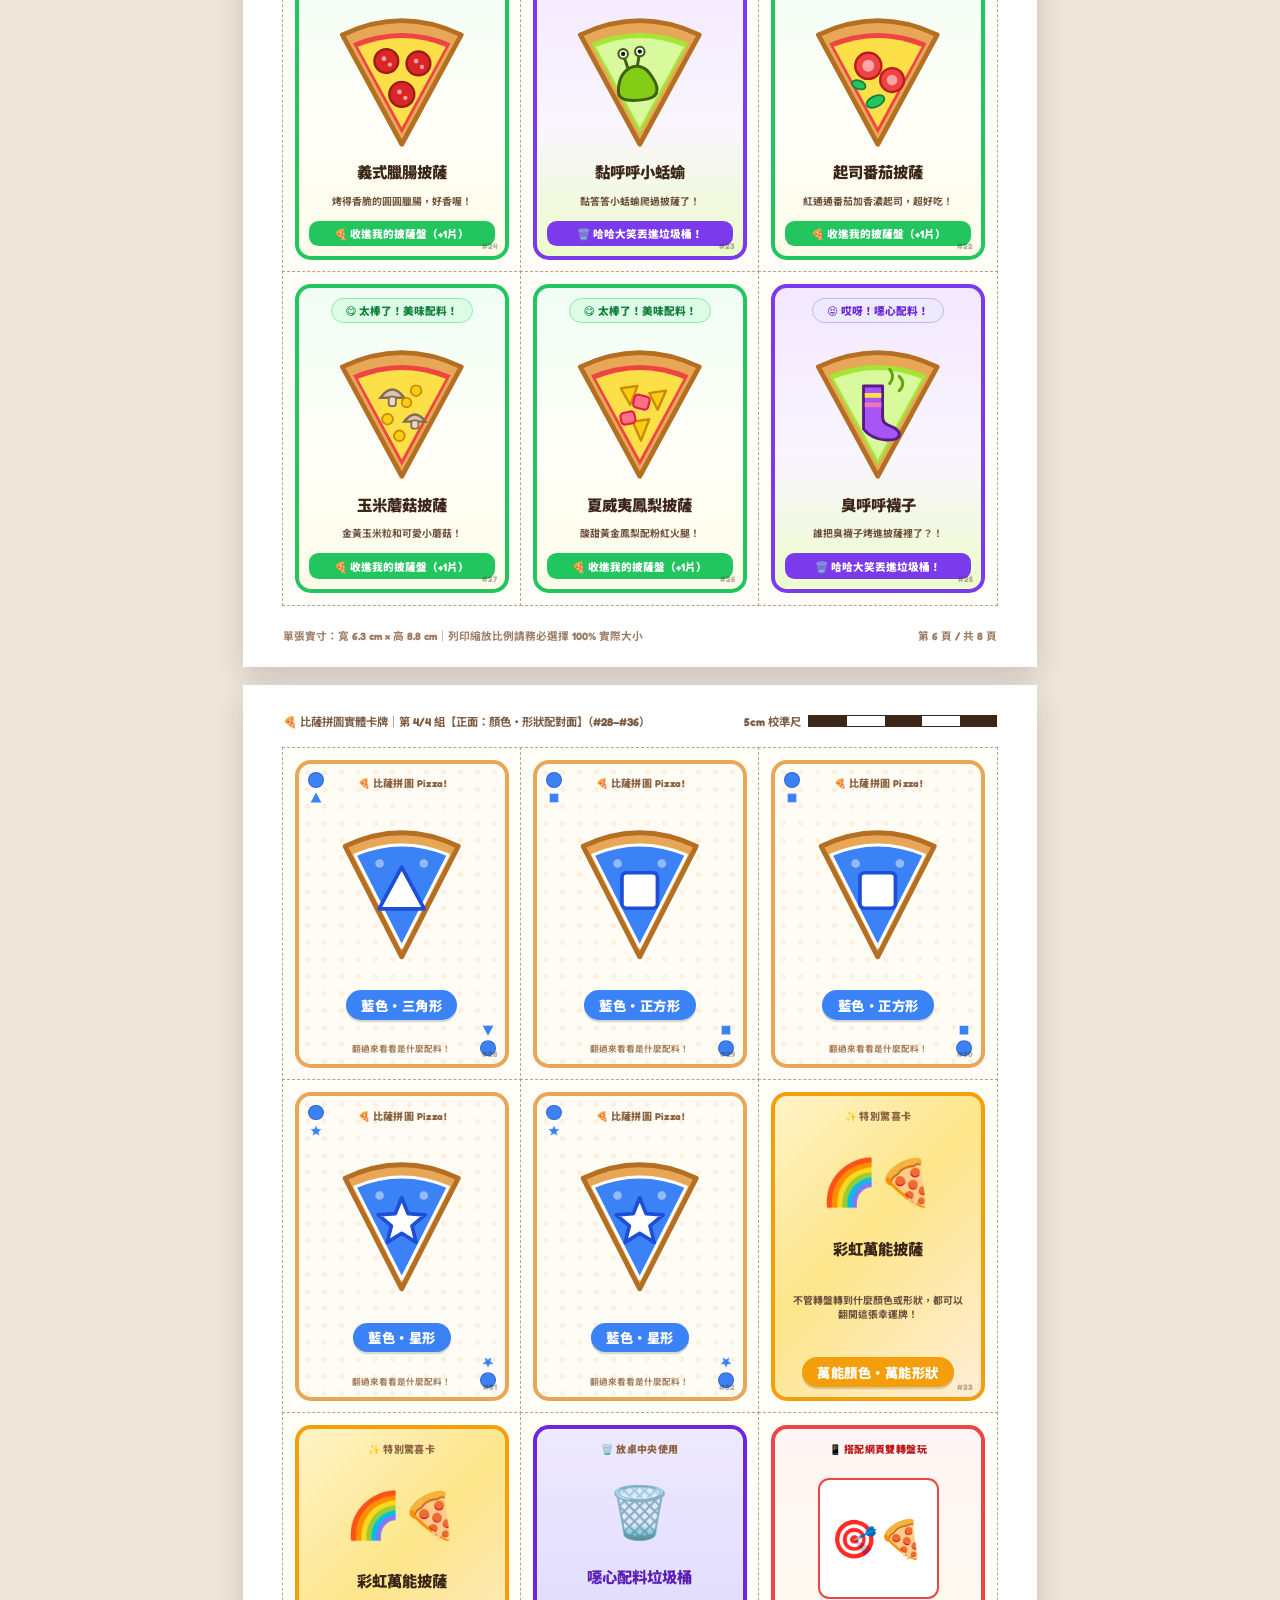
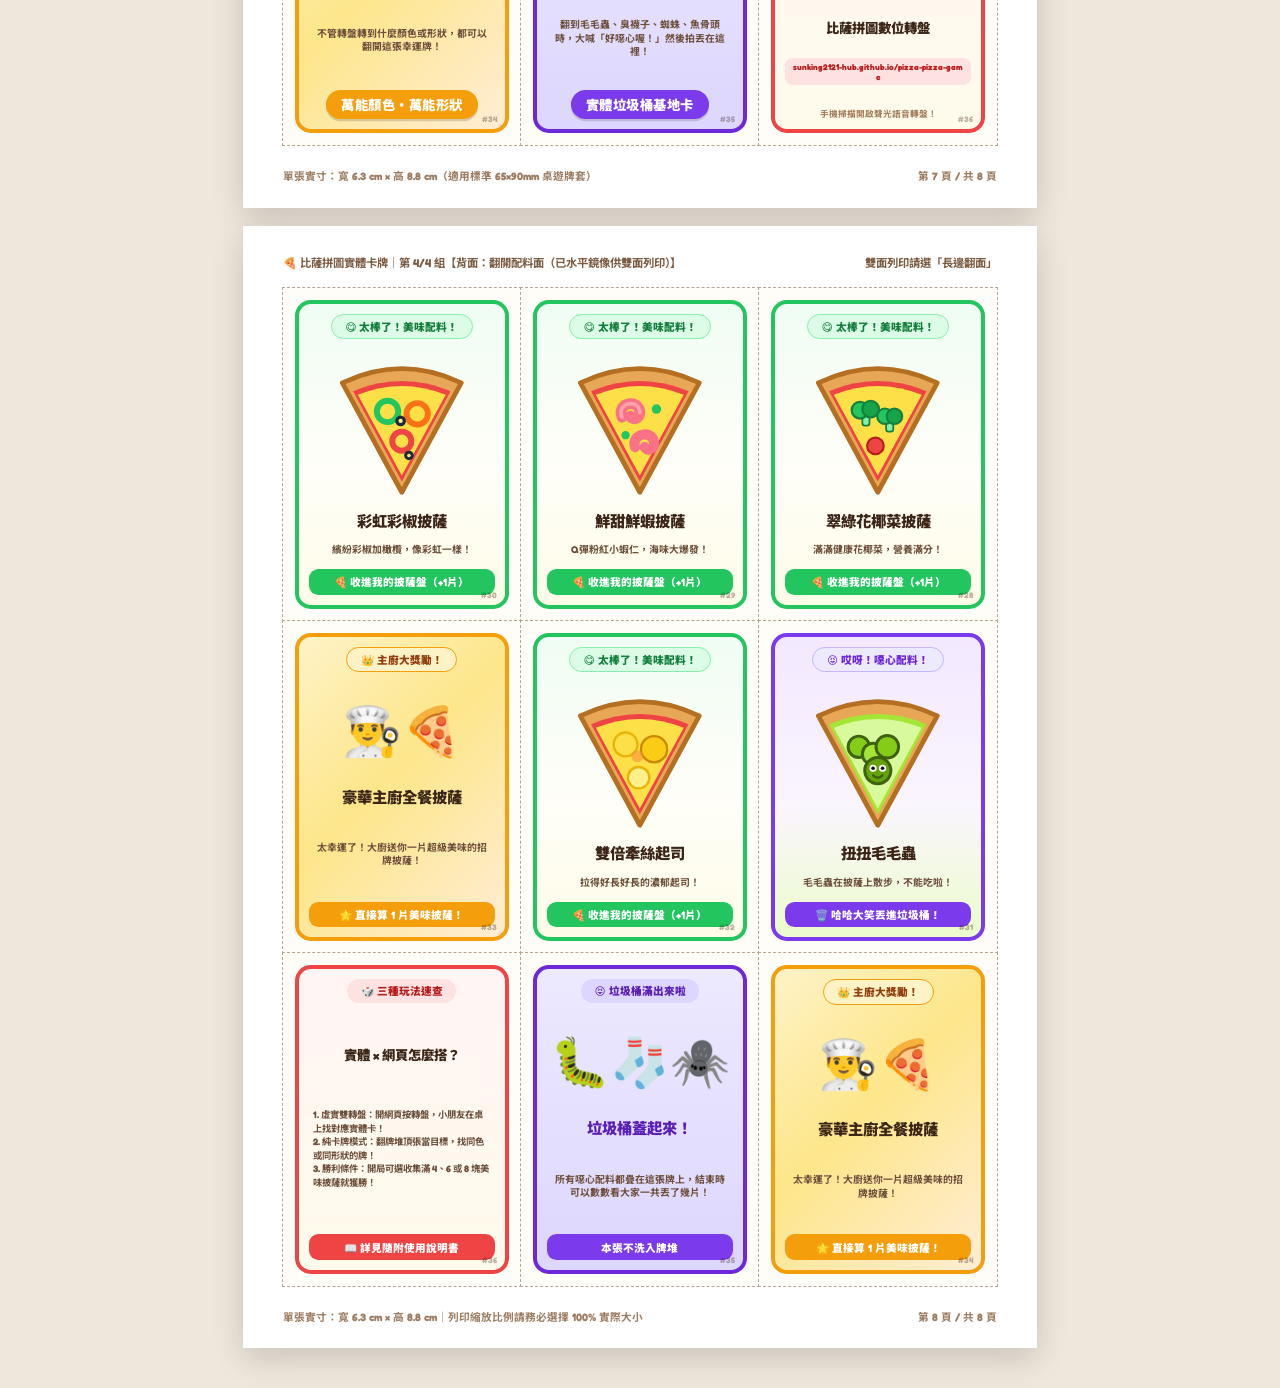
<file: print-cards.html>
<!DOCTYPE html>
<html lang="zh-Hant">
<head>
  <meta charset="UTF-8" />
  <meta name="viewport" content="width=device-width, initial-scale=1.0" />
  <title>比薩拼圖 6.3×8.8cm 實體卡牌列印版（共 36 張）</title>
  <link rel="preconnect" href="https://fonts.googleapis.com">
  <link rel="preconnect" href="https://fonts.gstatic.com" crossorigin>
  <link href="https://fonts.googleapis.com/css2?family=Fredoka:wght@600;700&family=Noto+Sans+TC:wght@500;700;900&display=swap" rel="stylesheet">
  <style>
    * {
      box-sizing: border-box;
      -webkit-print-color-adjust: exact !important;
      print-color-adjust: exact !important;
    }

    @page {
      size: A4 portrait;
      margin: 0;
    }

    body {
      margin: 0;
      padding: 0;
      font-family: 'Fredoka', 'Noto Sans TC', system-ui, sans-serif;
      background: #efe7dc;
      color: #3c2618;
    }

    /* ==================== 螢幕端列印控制台（列印時自動隱藏） ==================== */
    .toolbar {
      position: sticky;
      top: 0;
      z-index: 500;
      background: rgba(255, 250, 241, 0.96);
      backdrop-filter: blur(8px);
      border-bottom: 3px solid #ecc99b;
      padding: 12px 20px;
      display: flex;
      align-items: center;
      justify-content: space-between;
      gap: 14px;
      flex-wrap: wrap;
      box-shadow: 0 4px 16px rgba(60, 38, 24, 0.1);
    }

    .toolbar-left {
      display: flex;
      align-items: center;
      gap: 12px;
      flex-wrap: wrap;
    }

    .toolbar h1 {
      margin: 0;
      font-size: 1.15rem;
      color: #c82828;
    }

    .spec-badge {
      display: inline-flex;
      align-items: center;
      gap: 6px;
      padding: 4px 12px;
      border-radius: 999px;
      background: #fef3c7;
      border: 2px solid #f59e0b;
      font-size: 0.85rem;
      font-weight: 800;
      color: #92400e;
    }

    .toolbar-controls {
      display: flex;
      align-items: center;
      gap: 8px;
      flex-wrap: wrap;
    }

    .tb-btn {
      padding: 8px 14px;
      border-radius: 999px;
      border: 2.5px solid #e2c59d;
      background: #fff;
      color: #3c2618;
      font-family: inherit;
      font-size: 0.88rem;
      font-weight: 800;
      cursor: pointer;
      text-decoration: none;
      display: inline-flex;
      align-items: center;
      gap: 6px;
    }

    .tb-btn.active {
      background: #fff2cc;
      border-color: #f59e0b;
    }

    .tb-btn.primary {
      background: linear-gradient(180deg, #ff6259 0%, #ef4444 100%);
      border-color: #b91c1c;
      color: #fff;
      box-shadow: 0 3px 0 #b91c1c;
    }

    .print-notice {
      max-width: 210mm;
      margin: 14px auto 0;
      padding: 12px 16px;
      background: #fff9eb;
      border: 2.5px solid #f2c683;
      border-radius: 14px;
      font-size: 0.9rem;
      line-height: 1.6;
    }

    .print-notice strong {
      color: #b91c1c;
    }

    /* ==================== A4 列印版面（精準幾何置中） ==================== */
    .sheets-container {
      display: flex;
      flex-direction: column;
      align-items: center;
      gap: 18px;
      padding: 18px 0 40px;
    }

    .a4-sheet {
      position: relative;
      width: 210mm;
      height: 297mm;
      background: #ffffff;
      box-shadow: 0 10px 30px rgba(0, 0, 0, 0.16);
      /* 精準幾何置中：左右各 10.5mm，上下各 16.5mm，確保雙面列印 100% 對齊 */
      padding: 16.5mm 10.5mm;
      overflow: hidden;
      page-break-after: always;
      break-after: page;
    }

    .a4-sheet:last-child {
      page-break-after: auto;
      break-after: auto;
    }

    .sheet-header {
      position: absolute;
      top: 5mm;
      left: 10.5mm;
      right: 10.5mm;
      height: 9mm;
      display: flex;
      align-items: center;
      justify-content: space-between;
      font-size: 8.5pt;
      font-weight: 700;
      color: #7c5c43;
    }

    .sheet-footer {
      position: absolute;
      bottom: 4.5mm;
      left: 10.5mm;
      right: 10.5mm;
      height: 8mm;
      display: flex;
      align-items: center;
      justify-content: space-between;
      font-size: 8pt;
      font-weight: 700;
      color: #9c7d63;
    }

    /* 5 公分實體尺規校準條 */
    .ruler-5cm {
      display: inline-flex;
      align-items: center;
      gap: 2mm;
    }

    .ruler-bar {
      width: 50mm;
      height: 3.2mm;
      border: 0.35mm solid #3c2618;
      background: repeating-linear-gradient(
        90deg,
        #3c2618 0,
        #3c2618 10mm,
        #ffffff 10mm,
        #ffffff 20mm
      );
      display: inline-block;
    }

    /* 3×3 精準卡牌網格：189mm × 264mm */
    .cards-grid {
      width: 189mm;
      height: 264mm;
      display: grid;
      grid-template-columns: repeat(3, 63mm);
      grid-template-rows: repeat(3, 88mm);
      gap: 0;
    }

    /* ==================== 單張卡牌：精準 6.3cm × 8.8cm ==================== */
    .card {
      width: 63mm;
      height: 88mm;
      padding: 3.2mm;
      position: relative;
      display: flex;
      flex-direction: column;
      background: #fffdf8;
      overflow: hidden;
    }

    body.show-cutlines .card {
      outline: 0.25mm dashed #b9a48d;
      outline-offset: -0.125mm;
    }

    .card-inner {
      flex: 1;
      border-radius: 4.2mm;
      border: 1.1mm solid #e8a756;
      background: #fffcf5;
      padding: 2.6mm;
      display: flex;
      flex-direction: column;
      align-items: center;
      justify-content: space-between;
      position: relative;
      overflow: hidden;
    }

    /* 卡片正面（顏色・形狀配對面） */
    .card-front .card-inner {
      background-image:
        radial-gradient(rgba(232, 167, 86, 0.14) 0.7mm, transparent 0.7mm);
      background-size: 4.5mm 4.5mm;
    }

    .corner-badge {
      position: absolute;
      display: flex;
      flex-direction: column;
      align-items: center;
      gap: 0.6mm;
      font-size: 7pt;
      font-weight: 900;
      line-height: 1;
    }

    .corner-tl { top: 2.2mm; left: 2.4mm; }
    .corner-br { bottom: 2.2mm; right: 2.4mm; transform: rotate(180deg); }

    .corner-dot {
      width: 4.2mm;
      height: 4.2mm;
      border-radius: 50%;
      border: 0.4mm solid rgba(0, 0, 0, 0.18);
    }

    .front-header {
      font-size: 7.5pt;
      font-weight: 900;
      color: #8c6343;
      letter-spacing: 0.4px;
      margin-top: 0.5mm;
    }

    .front-art {
      width: 39mm;
      height: 41mm;
      display: flex;
      align-items: center;
      justify-content: center;
    }

    .front-art svg {
      width: 100%;
      height: 100%;
    }

    .front-label {
      padding: 1.4mm 4mm;
      border-radius: 999px;
      font-size: 10pt;
      font-weight: 900;
      color: #ffffff;
      letter-spacing: 0.5px;
      box-shadow: 0 0.6mm 0 rgba(0, 0, 0, 0.15);
    }

    .front-foot {
      font-size: 6.5pt;
      font-weight: 700;
      color: #a47e5c;
    }

    /* 卡片翻開面（美味／噁心配料面） */
    .card-back.is-yummy .card-inner {
      border-color: #22c55e;
      background: linear-gradient(180deg, #f0fdf4 0%, #fffef8 55%, #fefce8 100%);
    }

    .card-back.is-yucky .card-inner {
      border-color: #7c3aed;
      background: linear-gradient(180deg, #f3e8ff 0%, #faf5ff 55%, #ecfccb 100%);
    }

    .back-pill {
      padding: 1.1mm 3.6mm;
      border-radius: 999px;
      font-size: 8pt;
      font-weight: 900;
    }

    .is-yummy .back-pill {
      background: #dcfce7;
      color: #15803d;
      border: 0.4mm solid #86efac;
    }

    .is-yucky .back-pill {
      background: #ede9fe;
      color: #6d28d9;
      border: 0.4mm solid #c4b5fd;
    }

    .back-art {
      width: 38mm;
      height: 39mm;
      display: flex;
      align-items: center;
      justify-content: center;
    }

    .back-art svg {
      width: 100%;
      height: 100%;
    }

    .back-title {
      font-size: 11.5pt;
      font-weight: 900;
      color: #3c2618;
      text-align: center;
      line-height: 1.15;
    }

    .back-desc {
      font-size: 7.4pt;
      font-weight: 700;
      color: #6d4f3b;
      text-align: center;
      line-height: 1.35;
      padding: 0 1mm;
    }

    .back-action {
      width: 100%;
      text-align: center;
      padding: 1.4mm 2mm;
      border-radius: 2.5mm;
      font-size: 8pt;
      font-weight: 900;
      color: #ffffff;
    }

    .is-yummy .back-action {
      background: #22c55e;
    }

    .is-yucky .back-action {
      background: #7c3aed;
    }

    .card-num {
      position: absolute;
      bottom: 1.3mm;
      right: 2.2mm;
      font-size: 6pt;
      font-weight: 800;
      color: rgba(60, 38, 24, 0.35);
    }

    /* 特殊卡樣式 */
    .card-special-wild .card-inner {
      border-color: #f59e0b;
      background: linear-gradient(135deg, #fef3c7 0%, #fde68a 45%, #ffedd5 100%);
    }

    .card-special-trash .card-inner {
      border-color: #6d28d9;
      background: linear-gradient(180deg, #ede9fe 0%, #ddd6fe 100%);
    }

    .card-special-web .card-inner {
      border-color: #ef4444;
      background: linear-gradient(180deg, #fff5f5 0%, #fffbeb 100%);
    }

    .qr-box {
      width: 32mm;
      height: 32mm;
      background: #fff;
      border: 0.7mm solid #ef4444;
      border-radius: 3mm;
      padding: 1.5mm;
      display: flex;
      align-items: center;
      justify-content: center;
    }

    .qr-box img {
      width: 100%;
      height: 100%;
      object-fit: contain;
    }

    .url-chip {
      font-family: 'Fredoka', monospace;
      font-size: 6.2pt;
      font-weight: 700;
      color: #b91c1c;
      background: #fee2e2;
      padding: 1mm 2mm;
      border-radius: 2mm;
      word-break: break-all;
      text-align: center;
    }

    /* 篩選顯示模式 */
    body.mode-front-only .sheet-back { display: none; }
    body.mode-back-only .sheet-front { display: none; }

    @media print {
      body {
        background: #ffffff;
      }
      .no-print {
        display: none !important;
      }
      .sheets-container {
        padding: 0;
        gap: 0;
      }
      .a4-sheet {
        box-shadow: none;
        margin: 0;
      }
    }
  </style>
</head>
<body class="show-cutlines">
  <header class="toolbar no-print">
    <div class="toolbar-left">
      <h1>🃏 比薩拼圖實體卡牌列印版</h1>
      <span class="spec-badge">精準尺寸：寬 6.3 cm × 高 8.8 cm（全套 36 張）</span>
    </div>
    <div class="toolbar-controls">
      <button class="tb-btn active" data-view="all">雙面全印（8 頁 A4）</button>
      <button class="tb-btn" data-view="front">只印配對面（4 頁）</button>
      <button class="tb-btn" data-view="back">只印配料面（4 頁）</button>
      <button class="tb-btn active" id="btn-toggle-cut">✂️ 裁切線：開</button>
      <a class="tb-btn" href="manual.html">📖 使用說明書</a>
      <a class="tb-btn" href="index.html">🎮 互動轉盤</a>
      <button class="tb-btn primary" id="btn-print">🖨️ 列印 / 另存 PDF</button>
    </div>
  </header>

  <div class="print-notice no-print">
    <strong>📏 精準 6.3 × 8.8 cm 列印設定提醒：</strong>
    點擊「列印 / 另存 PDF」後，紙張請選 <strong>A4 直向</strong>、縮放比例務必選 <strong>「實際大小 / 100%」</strong>（切勿勾選符合頁面大小）、邊界選 <strong>「無」</strong>。
    雙面列印請選 <strong>「長邊翻面」</strong>，本頁已自動為背面進行水平鏡像並精準置中，正反面可直接對齊！印出後可用直尺核對每頁上方的 <strong>5 公分校準條</strong>。
  </div>

  <main class="sheets-container" id="sheets-container"></main>

  <script>
    (() => {
      'use strict';

      const COLORS = [
        { id: 'red',    name: '紅色', hex: '#ef4444', dark: '#b91c1c' },
        { id: 'yellow', name: '黃色', hex: '#f59e0b', dark: '#b45309' },
        { id: 'green',  name: '綠色', hex: '#22c55e', dark: '#15803d' },
        { id: 'blue',   name: '藍色', hex: '#3b82f6', dark: '#1d4ed8' },
      ];

      const SHAPES = [
        { id: 'circle',   name: '圓形' },
        { id: 'triangle', name: '三角形' },
        { id: 'square',   name: '正方形' },
        { id: 'star',     name: '星形' },
      ];

      const YUMMY_TOPPINGS = [
        { id: 'tomato',       name: '起司番茄披薩',   desc: '紅通通番茄加香濃起司，超好吃！' },
        { id: 'pepperoni',    name: '義式臘腸披薩',   desc: '烤得香脆的圓圓臘腸，好香喔！' },
        { id: 'hawaiian',     name: '夏威夷鳳梨披薩', desc: '酸甜黃金鳳梨配粉紅火腿！' },
        { id: 'cornMushroom', name: '玉米蘑菇披薩',   desc: '金黃玉米粒和可愛小蘑菇！' },
        { id: 'broccoli',     name: '翠綠花椰菜披薩', desc: '滿滿健康花椰菜，營養滿分！' },
        { id: 'shrimp',       name: '鮮甜鮮蝦披薩',   desc: 'Q彈粉紅小蝦仁，海味大爆發！' },
        { id: 'veggie',       name: '彩虹彩椒披薩',   desc: '繽紛彩椒加橄欖，像彩虹一樣！' },
        { id: 'cheese',       name: '雙倍牽絲起司',   desc: '拉得好長好長的濃郁起司！' },
      ];

      const YUCKY_MAP = {
        caterpillar: { id: 'caterpillar', name: '扭扭毛毛蟲',   desc: '毛毛蟲在披薩上散步，不能吃啦！' },
        sock:        { id: 'sock',        name: '臭呼呼襪子',   desc: '誰把臭襪子烤進披薩裡了？！' },
        spider:      { id: 'spider',      name: '害羞小蜘蛛',   desc: '大眼睛小蜘蛛在上面織網啦！' },
        beetle:      { id: 'beetle',      name: '亮晶晶大甲蟲', desc: '大甲蟲偷跑來吃披薩了！' },
        fishbone:    { id: 'fishbone',    name: '吃剩魚骨頭',   desc: '喵～這片只剩魚骨頭了！' },
        slug:        { id: 'slug',        name: '黏呼呼小蛞蝓', desc: '黏答答小蛞蝓爬過披薩了！' },
      };

      // 8 張噁心配料均勻分配（每種顏色 2 張、每種形狀 2 張、每組最多 1 張）
      const YUCKY_ASSIGNMENTS = {
        'red-circle':      'caterpillar',
        'red-triangle':    'sock',
        'yellow-triangle': 'spider',
        'yellow-square':   'beetle',
        'green-square':    'fishbone',
        'green-star':      'slug',
        'blue-star':       'caterpillar',
        'blue-circle':     'sock',
      };

      function shapeSVGPath(shapeId, cx, cy, r) {
        switch (shapeId) {
          case 'circle':
            return `<circle cx="${cx}" cy="${cy}" r="${r}" />`;
          case 'square': {
            const s = r * 1.7;
            return `<rect x="${cx - s / 2}" y="${cy - s / 2}" width="${s}" height="${s}" rx="${r * 0.22}" />`;
          }
          case 'triangle':
            return `<polygon points="${cx},${cy - r * 1.12} ${cx + r * 1.08},${cy + r * 0.88} ${cx - r * 1.08},${cy + r * 0.88}" stroke-linejoin="round" />`;
          case 'star': {
            const pts = [];
            for (let i = 0; i < 10; i++) {
              const rad = i % 2 === 0 ? r * 1.18 : r * 0.52;
              const a = (i * 36 - 90) * (Math.PI / 180);
              pts.push(`${(cx + rad * Math.cos(a)).toFixed(1)},${(cy + rad * Math.sin(a)).toFixed(1)}`);
            }
            return `<polygon points="${pts.join(' ')}" stroke-linejoin="round" />`;
          }
          default: return '';
        }
      }

      function renderSmallShapeSVG(shapeId, colorHex) {
        return `<svg width="16" height="16" viewBox="0 0 40 40"><g fill="${colorHex}" stroke="#fff" stroke-width="2">${shapeSVGPath(shapeId, 20, 20, 14)}</g></svg>`;
      }

      function renderFrontSliceSVG(colorObj, shapeObj) {
        return `
          <svg viewBox="0 0 120 124">
            <path d="M 14 26 Q 60 4 106 26 L 60 116 Z" fill="#e8a756" stroke="#b56f22" stroke-width="4" stroke-linejoin="round" />
            <path d="M 22 33 Q 60 17 98 33 L 60 108 Z" fill="${colorObj.hex}" stroke="#ffffff" stroke-width="2.5" stroke-linejoin="round" />
            <circle cx="42" cy="40" r="3.5" fill="rgba(255,255,255,0.45)" />
            <circle cx="78" cy="40" r="3.5" fill="rgba(255,255,255,0.45)" />
            <g fill="#ffffff" stroke="${colorObj.dark}" stroke-width="3">
              ${shapeSVGPath(shapeObj.id, 60, 62, 17)}
            </g>
          </svg>
        `;
      }

      function toppingDetailSVG(toppingId, isYucky) {
        if (!isYucky) {
          switch (toppingId) {
            case 'tomato':
              return `
                <circle cx="52" cy="52" r="11" fill="#ef4444" stroke="#b91c1c" stroke-width="2"/>
                <circle cx="52" cy="52" r="5" fill="#fca5a5"/>
                <circle cx="72" cy="64" r="10" fill="#ef4444" stroke="#b91c1c" stroke-width="2"/>
                <circle cx="72" cy="64" r="4.5" fill="#fca5a5"/>
                <ellipse cx="58" cy="82" rx="8" ry="4.5" transform="rotate(-25 58 82)" fill="#22c55e" stroke="#15803d" stroke-width="1.5"/>
                <ellipse cx="44" cy="68" rx="6" ry="3.5" transform="rotate(20 44 68)" fill="#22c55e" stroke="#15803d" stroke-width="1.5"/>
              `;
            case 'pepperoni':
              return `
                <circle cx="47" cy="48" r="10" fill="#dc2626" stroke="#991b1b" stroke-width="2"/>
                <circle cx="45" cy="46" r="2" fill="#fca5a5"/><circle cx="50" cy="51" r="1.8" fill="#fca5a5"/>
                <circle cx="74" cy="50" r="10" fill="#dc2626" stroke="#991b1b" stroke-width="2"/>
                <circle cx="72" cy="48" r="2" fill="#fca5a5"/><circle cx="77" cy="53" r="1.8" fill="#fca5a5"/>
                <circle cx="60" cy="76" r="10.5" fill="#dc2626" stroke="#991b1b" stroke-width="2"/>
                <circle cx="58" cy="74" r="2" fill="#fca5a5"/><circle cx="63" cy="79" r="1.8" fill="#fca5a5"/>
              `;
            case 'hawaiian':
              return `
                <polygon points="44,44 58,42 52,58" fill="#facc15" stroke="#ca8a04" stroke-width="2" stroke-linejoin="round"/>
                <polygon points="68,48 82,46 75,62" fill="#facc15" stroke="#ca8a04" stroke-width="2" stroke-linejoin="round"/>
                <polygon points="54,72 68,70 61,88" fill="#facc15" stroke="#ca8a04" stroke-width="2" stroke-linejoin="round"/>
                <rect x="55" y="50" width="13" height="11" rx="3" transform="rotate(14 61 55)" fill="#fb7185" stroke="#e11d48" stroke-width="1.8"/>
                <rect x="44" y="64" width="12" height="10" rx="3" transform="rotate(-12 50 69)" fill="#fb7185" stroke="#e11d48" stroke-width="1.8"/>
              `;
            case 'cornMushroom':
              return `
                <path d="M 42 52 Q 52 38 62 52 Z" fill="#d6c5b3" stroke="#856b52" stroke-width="2"/>
                <rect x="49" y="51" width="6" height="8" rx="2" fill="#e7dacb" stroke="#856b52" stroke-width="1.5"/>
                <path d="M 62 72 Q 71 60 80 72 Z" fill="#d6c5b3" stroke="#856b52" stroke-width="2"/>
                <rect x="68" y="71" width="6" height="7" rx="2" fill="#e7dacb" stroke="#856b52" stroke-width="1.5"/>
                <circle cx="72" cy="46" r="4.5" fill="#facc15" stroke="#ca8a04" stroke-width="1.5"/>
                <circle cx="48" cy="70" r="4.5" fill="#facc15" stroke="#ca8a04" stroke-width="1.5"/>
                <circle cx="58" cy="84" r="4.5" fill="#facc15" stroke="#ca8a04" stroke-width="1.5"/>
                <circle cx="64" cy="56" r="4" fill="#facc15" stroke="#ca8a04" stroke-width="1.5"/>
              `;
            case 'broccoli':
              return `
                <rect x="47" y="52" width="6" height="10" rx="2" fill="#86efac" stroke="#15803d" stroke-width="1.5"/>
                <circle cx="45" cy="49" r="7" fill="#22c55e" stroke="#15803d" stroke-width="1.8"/>
                <circle cx="54" cy="48" r="7" fill="#16a34a" stroke="#15803d" stroke-width="1.8"/>
                <rect x="67" y="58" width="6" height="9" rx="2" fill="#86efac" stroke="#15803d" stroke-width="1.5"/>
                <circle cx="66" cy="54" r="6.5" fill="#22c55e" stroke="#15803d" stroke-width="1.8"/>
                <circle cx="74" cy="54" r="6.5" fill="#16a34a" stroke="#15803d" stroke-width="1.8"/>
                <circle cx="58" cy="79" r="7" fill="#ef4444" stroke="#b91c1c" stroke-width="1.8"/>
              `;
            case 'shrimp':
              return `
                <path d="M 45 55 C 40 42, 60 39, 60 51 C 60 56, 54 58, 52 54" fill="none" stroke="#fb7185" stroke-width="9" stroke-linecap="round"/>
                <path d="M 45 55 C 40 42, 60 39, 60 51" fill="none" stroke="#fda4af" stroke-width="3" stroke-linecap="round"/>
                <path d="M 56 80 C 52 68, 72 65, 72 77 C 72 82, 66 84, 64 80" fill="none" stroke="#fb7185" stroke-width="8.5" stroke-linecap="round"/>
                <circle cx="74" cy="48" r="4" fill="#22c55e"/>
                <circle cx="48" cy="70" r="3.5" fill="#22c55e"/>
              `;
            case 'veggie':
              return `
                <circle cx="48" cy="50" r="9" fill="none" stroke="#22c55e" stroke-width="5"/>
                <circle cx="73" cy="52" r="9" fill="none" stroke="#f97316" stroke-width="5"/>
                <circle cx="60" cy="75" r="8" fill="none" stroke="#ef4444" stroke-width="5"/>
                <circle cx="59" cy="58" r="4.5" fill="#1f2937"/><circle cx="59" cy="58" r="1.8" fill="#fef08a"/>
                <circle cx="66" cy="87" r="4" fill="#1f2937"/><circle cx="66" cy="87" r="1.5" fill="#fef08a"/>
              `;
            default:
              return `
                <circle cx="48" cy="50" r="10" fill="#fde047" stroke="#eab308" stroke-width="2"/>
                <circle cx="72" cy="54" r="11" fill="#facc15" stroke="#ca8a04" stroke-width="2"/>
                <circle cx="59" cy="78" r="9" fill="#fef08a" stroke="#eab308" stroke-width="2"/>
                <circle cx="58" cy="60" r="5" fill="#fb923c" opacity="0.6"/>
              `;
          }
        } else {
          switch (toppingId) {
            case 'caterpillar':
              return `
                <circle cx="44" cy="52" r="9" fill="#84cc16" stroke="#3f6212" stroke-width="2.5"/>
                <circle cx="56" cy="58" r="9" fill="#a3e635" stroke="#3f6212" stroke-width="2.5"/>
                <circle cx="68" cy="52" r="9.5" fill="#84cc16" stroke="#3f6212" stroke-width="2.5"/>
                <circle cx="60" cy="72" r="11" fill="#65a30d" stroke="#3f6212" stroke-width="2.5"/>
                <circle cx="56" cy="70" r="3" fill="#fff"/><circle cx="56" cy="70" r="1.5" fill="#111"/>
                <circle cx="64" cy="70" r="3" fill="#fff"/><circle cx="64" cy="70" r="1.5" fill="#111"/>
                <path d="M 56 76 Q 60 80 64 76" fill="none" stroke="#3f6212" stroke-width="2" stroke-linecap="round"/>
              `;
            case 'sock':
              return `
                <path d="M 48 42 L 64 42 L 64 68 C 64 78, 76 74, 78 82 C 80 90, 56 90, 48 78 Z" fill="#a855f7" stroke="#581c87" stroke-width="2.5" stroke-linejoin="round"/>
                <line x1="49" y1="50" x2="63" y2="50" stroke="#fde047" stroke-width="4"/>
                <line x1="49" y1="58" x2="63" y2="58" stroke="#f472b6" stroke-width="4"/>
                <path d="M 70 40 Q 75 34 70 28" fill="none" stroke="#65a30d" stroke-width="2.5" stroke-linecap="round"/>
                <path d="M 78 46 Q 84 40 78 34" fill="none" stroke="#65a30d" stroke-width="2.5" stroke-linecap="round"/>
              `;
            case 'spider':
              return `
                <g stroke="#1f2937" stroke-width="2.5" fill="none" stroke-linecap="round">
                  <path d="M 48 56 L 35 48"/><path d="M 47 62 L 34 62"/><path d="M 48 68 L 36 76"/>
                  <path d="M 72 56 L 85 48"/><path d="M 73 62 L 86 62"/><path d="M 72 68 L 84 76"/>
                </g>
                <circle cx="60" cy="62" r="15" fill="#374151" stroke="#111827" stroke-width="2.5"/>
                <circle cx="54" cy="59" r="4.5" fill="#fff"/><circle cx="55" cy="59" r="2.2" fill="#111"/>
                <circle cx="66" cy="59" r="4.5" fill="#fff"/><circle cx="65" cy="59" r="2.2" fill="#111"/>
                <path d="M 55 68 Q 60 72 65 68" fill="none" stroke="#f9a8d4" stroke-width="2" stroke-linecap="round"/>
              `;
            case 'beetle':
              return `
                <ellipse cx="60" cy="64" rx="14" ry="18" fill="#7c3aed" stroke="#3b0764" stroke-width="2.5"/>
                <line x1="60" y1="48" x2="60" y2="82" stroke="#3b0764" stroke-width="2"/>
                <circle cx="53" cy="60" r="3" fill="#c4b5fd"/><circle cx="67" cy="68" r="3" fill="#c4b5fd"/>
                <circle cx="60" cy="46" r="8" fill="#4c1d95"/>
                <circle cx="57" cy="44" r="2.2" fill="#fff"/><circle cx="63" cy="44" r="2.2" fill="#fff"/>
              `;
            case 'fishbone':
              return `
                <g stroke="#475569" stroke-width="3" fill="#e2e8f0" stroke-linecap="round" stroke-linejoin="round">
                  <polygon points="40,56 54,48 54,64"/>
                  <line x1="54" y1="56" x2="78" y2="74"/>
                  <line x1="58" y1="50" x2="54" y2="66"/>
                  <line x1="65" y1="55" x2="61" y2="71"/>
                  <line x1="72" y1="60" x2="68" y2="76"/>
                  <polygon points="78,74 86,68 82,82"/>
                  <circle cx="48" cy="54" r="2" fill="#1e293b"/>
                </g>
              `;
            default:
              return `
                <path d="M 42 74 C 42 54, 58 46, 68 58 C 76 68, 78 78, 66 80 C 54 82, 42 82, 42 74 Z" fill="#84cc16" stroke="#3f6212" stroke-width="2.5"/>
                <line x1="50" y1="54" x2="46" y2="42" stroke="#3f6212" stroke-width="2.5"/>
                <line x1="58" y1="52" x2="60" y2="40" stroke="#3f6212" stroke-width="2.5"/>
                <circle cx="46" cy="42" r="4" fill="#fff" stroke="#3f6212" stroke-width="1.8"/><circle cx="46" cy="42" r="1.8" fill="#111"/>
                <circle cx="60" cy="40" r="4" fill="#fff" stroke="#3f6212" stroke-width="1.8"/><circle cx="60" cy="40" r="1.8" fill="#111"/>
              `;
          }
        }
      }

      function renderBackSliceSVG(toppingId, isYucky) {
        const baseFill = isYucky ? '#d9f99d' : '#fde047';
        const sauceFill = isYucky ? '#a3e635' : '#ef4444';
        return `
          <svg viewBox="0 0 120 124">
            <path d="M 10 26 Q 60 2 110 26 L 60 118 Z" fill="#e8a756" stroke="#b56f22" stroke-width="4" stroke-linejoin="round" />
            <path d="M 19 33 Q 60 16 101 33 L 60 109 Z" fill="${sauceFill}" />
            <path d="M 23 36 Q 60 21 97 36 L 60 104 Z" fill="${baseFill}" />
            ${toppingDetailSVG(toppingId, isYucky)}
          </svg>
        `;
      }

      // 建構全套 36 張牌
      function buildDeck() {
        const deck = [];
        let yummyIdx = 0;
        let cardNo = 1;

        COLORS.forEach((color) => {
          SHAPES.forEach((shape) => {
            const key = `${color.id}-${shape.id}`;
            // 第一張：若在噁心分配表中則為噁心，否則美味
            if (YUCKY_ASSIGNMENTS[key]) {
              deck.push({
                num: String(cardNo++).padStart(2, '0'),
                kind: 'pizza',
                color,
                shape,
                isYucky: true,
                topping: YUCKY_MAP[YUCKY_ASSIGNMENTS[key]],
              });
            } else {
              deck.push({
                num: String(cardNo++).padStart(2, '0'),
                kind: 'pizza',
                color,
                shape,
                isYucky: false,
                topping: YUMMY_TOPPINGS[yummyIdx++ % YUMMY_TOPPINGS.length],
              });
            }
            // 第二張：保證為美味配料
            deck.push({
              num: String(cardNo++).padStart(2, '0'),
              kind: 'pizza',
              color,
              shape,
              isYucky: false,
              topping: YUMMY_TOPPINGS[yummyIdx++ % YUMMY_TOPPINGS.length],
            });
          });
        });

        // 第 33、34 張：主廚萬能披薩卡
        for (let w = 0; w < 2; w++) {
          deck.push({
            num: String(cardNo++).padStart(2, '0'),
            kind: 'wild',
          });
        }
        // 第 35 張：實體垃圾桶基地卡
        deck.push({
          num: String(cardNo++).padStart(2, '0'),
          kind: 'trash',
        });
        // 第 36 張：互動網站轉盤連動卡
        deck.push({
          num: String(cardNo++).padStart(2, '0'),
          kind: 'web',
        });

        return deck;
      }

      function renderCardFront(card) {
        if (card.kind === 'pizza') {
          return `
            <div class="card card-front">
              <div class="card-inner">
                <div class="corner-badge corner-tl">
                  <span class="corner-dot" style="background:${card.color.hex}"></span>
                  ${renderSmallShapeSVG(card.shape.id, card.color.hex)}
                </div>
                <div class="corner-badge corner-br">
                  <span class="corner-dot" style="background:${card.color.hex}"></span>
                  ${renderSmallShapeSVG(card.shape.id, card.color.hex)}
                </div>
                <div class="front-header">🍕 比薩拼圖 Pizza!</div>
                <div class="front-art">${renderFrontSliceSVG(card.color, card.shape)}</div>
                <div class="front-label" style="background:${card.color.hex}">${card.color.name}・${card.shape.name}</div>
                <div class="front-foot">翻過來看看是什麼配料！</div>
                <span class="card-num">#${card.num}</span>
              </div>
            </div>
          `;
        }

        if (card.kind === 'wild') {
          return `
            <div class="card card-front card-special-wild">
              <div class="card-inner">
                <div class="front-header">✨ 特別驚喜卡</div>
                <div style="font-size:34pt;line-height:1">🌈🍕</div>
                <div class="back-title">彩虹萬能披薩</div>
                <div class="back-desc">不管轉盤轉到什麼顏色或形狀，都可以翻開這張幸運牌！</div>
                <div class="front-label" style="background:#f59e0b">萬能顏色・萬能形狀</div>
                <span class="card-num">#${card.num}</span>
              </div>
            </div>
          `;
        }

        if (card.kind === 'trash') {
          return `
            <div class="card card-front card-special-trash">
              <div class="card-inner">
                <div class="front-header">🗑️ 放桌中央使用</div>
                <div style="font-size:38pt;line-height:1">🗑️</div>
                <div class="back-title" style="color:#5b21b6">噁心配料垃圾桶</div>
                <div class="back-desc">翻到毛毛蟲、臭襪子、蜘蛛、魚骨頭時，大喊「好噁心喔！」然後拍丟在這裡！</div>
                <div class="front-label" style="background:#7c3aed">實體垃圾桶基地卡</div>
                <span class="card-num">#${card.num}</span>
              </div>
            </div>
          `;
        }

        // 數位連動卡
        const liveUrl = 'https://sunking2121-hub.github.io/pizza-pizza-game/';
        const qrSrc = `https://api.qrserver.com/v1/create-qr-code/?size=220x220&margin=6&data=${encodeURIComponent(liveUrl)}`;
        return `
          <div class="card card-front card-special-web">
            <div class="card-inner">
              <div class="front-header" style="color:#b91c1c">📱 搭配網頁雙轉盤玩</div>
              <div class="qr-box">
                <img src="${qrSrc}" alt="比薩拼圖互動網頁 QR Code" onerror="this.outerHTML='<div style=font-size:28pt>🎯🍕</div>'" />
              </div>
              <div class="back-title" style="font-size:10pt">比薩拼圖數位轉盤</div>
              <div class="url-chip">sunking2121-hub.github.io/pizza-pizza-game</div>
              <div class="front-foot">手機掃描開啟聲光語音轉盤！</div>
              <span class="card-num">#${card.num}</span>
            </div>
          </div>
        `;
      }

      function renderCardBack(card) {
        if (card.kind === 'pizza') {
          const cls = card.isYucky ? 'is-yucky' : 'is-yummy';
          const badge = card.isYucky ? '😝 哎呀！噁心配料！' : '😋 太棒了！美味配料！';
          const action = card.isYucky ? '🗑️ 哈哈大笑丟進垃圾桶！' : '🍕 收進我的披薩盤（+1片）';
          return `
            <div class="card card-back ${cls}">
              <div class="card-inner">
                <div class="back-pill">${badge}</div>
                <div class="back-art">${renderBackSliceSVG(card.topping.id, card.isYucky)}</div>
                <div class="back-title">${card.topping.name}</div>
                <div class="back-desc">${card.topping.desc}</div>
                <div class="back-action">${action}</div>
                <span class="card-num">#${card.num}</span>
              </div>
            </div>
          `;
        }

        if (card.kind === 'wild') {
          return `
            <div class="card card-back card-special-wild">
              <div class="card-inner">
                <div class="back-pill" style="background:#fef3c7;color:#92400e;border:0.4mm solid #f59e0b">👑 主廚大獎勵！</div>
                <div style="font-size:36pt;line-height:1">👨‍🍳🍕</div>
                <div class="back-title">豪華主廚全餐披薩</div>
                <div class="back-desc">太幸運了！大廚送你一片超級美味的招牌披薩！</div>
                <div class="back-action" style="background:#f59e0b">🌟 直接算 1 片美味披薩！</div>
                <span class="card-num">#${card.num}</span>
              </div>
            </div>
          `;
        }

        if (card.kind === 'trash') {
          return `
            <div class="card card-back card-special-trash">
              <div class="card-inner">
                <div class="back-pill" style="background:#ddd6fe;color:#5b21b6">😝 垃圾桶滿出來啦</div>
                <div style="font-size:36pt;line-height:1">🐛🧦🕷️</div>
                <div class="back-title" style="color:#5b21b6">垃圾桶蓋起來！</div>
                <div class="back-desc">所有噁心配料都疊在這張牌上，結束時可以數數看大家一共丟了幾片！</div>
                <div class="back-action" style="background:#7c3aed">本張不洗入牌堆</div>
                <span class="card-num">#${card.num}</span>
              </div>
            </div>
          `;
        }

        return `
          <div class="card card-back card-special-web">
            <div class="card-inner">
              <div class="back-pill" style="background:#fee2e2;color:#b91c1c">🎲 三種玩法速查</div>
              <div class="back-title" style="font-size:10pt">實體 × 網頁怎麼搭？</div>
              <div class="back-desc" style="text-align:left;font-size:7pt;line-height:1.45">
                <strong>1. 虛實雙轉盤：</strong>開網頁按轉盤，小朋友在桌上找對應實體卡！<br/>
                <strong>2. 純卡牌模式：</strong>翻牌堆頂張當目標，找同色或同形狀的牌！<br/>
                <strong>3. 勝利條件：</strong>開局可選收集滿 <strong>4、6 或 8 塊</strong>美味披薩就獲勝！
              </div>
              <div class="back-action" style="background:#ef4444">📖 詳見隨附使用說明書</div>
              <span class="card-num">#${card.num}</span>
            </div>
          </div>
        `;
      }

      // 雙面長邊翻面時，每列 3 張水平鏡像 [0,1,2] -> [2,1,0]
      function mirrorRowsForDuplex(nineCards) {
        const out = [];
        for (let r = 0; r < 3; r++) {
          const row = nineCards.slice(r * 3, r * 3 + 3);
          out.push(row[2], row[1], row[0]);
        }
        return out;
      }

      function renderAllSheets() {
        const deck = buildDeck();
        const container = document.getElementById('sheets-container');
        container.innerHTML = '';

        const totalSets = 4; // 36 張 / 9 張 = 4 組（每組 1 頁正面 + 1 頁鏡像背面）
        for (let s = 0; s < totalSets; s++) {
          const group = deck.slice(s * 9, (s + 1) * 9);
          const startNum = group[0].num;
          const endNum = group[group.length - 1].num;

          // 正面頁（配對面）
          const frontSheet = document.createElement('section');
          frontSheet.className = 'a4-sheet sheet-front';
          frontSheet.innerHTML = `
            <div class="sheet-header">
              <span>🍕 比薩拼圖實體卡牌｜第 ${s + 1}/${totalSets} 組【正面：顏色・形狀配對面】（#${startNum}–#${endNum}）</span>
              <span class="ruler-5cm">5cm 校準尺 <span class="ruler-bar"></span></span>
            </div>
            <div class="cards-grid">
              ${group.map((c) => renderCardFront(c)).join('')}
            </div>
            <div class="sheet-footer">
              <span>單張實寸：寬 6.3 cm × 高 8.8 cm（適用標準 65×90mm 桌遊牌套）</span>
              <span>第 ${s * 2 + 1} 頁 / 共 8 頁</span>
            </div>
          `;
          container.appendChild(frontSheet);

          // 背面頁（翻開驚喜面，水平鏡像以利雙面列印對齊）
          const mirrored = mirrorRowsForDuplex(group);
          const backSheet = document.createElement('section');
          backSheet.className = 'a4-sheet sheet-back';
          backSheet.innerHTML = `
            <div class="sheet-header">
              <span>🍕 比薩拼圖實體卡牌｜第 ${s + 1}/${totalSets} 組【背面：翻開配料面（已水平鏡像供雙面列印）】</span>
              <span>雙面列印請選「長邊翻面」</span>
            </div>
            <div class="cards-grid">
              ${mirrored.map((c) => renderCardBack(c)).join('')}
            </div>
            <div class="sheet-footer">
              <span>單張實寸：寬 6.3 cm × 高 8.8 cm｜列印縮放比例請務必選擇 100% 實際大小</span>
              <span>第 ${s * 2 + 2} 頁 / 共 8 頁</span>
            </div>
          `;
          container.appendChild(backSheet);
        }
      }

      // 控制列按鈕
      document.querySelectorAll('[data-view]').forEach((btn) => {
        btn.addEventListener('click', () => {
          document.querySelectorAll('[data-view]').forEach((b) => b.classList.remove('active'));
          btn.classList.add('active');
          document.body.classList.remove('mode-front-only', 'mode-back-only');
          if (btn.dataset.view === 'front') document.body.classList.add('mode-front-only');
          if (btn.dataset.view === 'back') document.body.classList.add('mode-back-only');
        });
      });

      const btnCut = document.getElementById('btn-toggle-cut');
      btnCut.addEventListener('click', () => {
        const on = document.body.classList.toggle('show-cutlines');
        btnCut.classList.toggle('active', on);
        btnCut.textContent = on ? '✂️ 裁切線：開' : '✂️ 裁切線：關';
      });

      document.getElementById('btn-print').addEventListener('click', () => window.print());

      renderAllSheets();
    })();
  </script>
</body>
</html>
</file>
<file: style.css>
:root {
  --bg-cream: #fff7e8;
  --bg-gingham-a: #ffe6d5;
  --bg-gingham-b: #fff3e4;
  --card-bg: #ffffff;
  --ink: #3c2618;
  --ink-soft: #755645;
  --tomato: #ef4444;
  --tomato-dark: #c82828;
  --cheese: #f59e0b;
  --cheese-light: #fef3c7;
  --basil: #22c55e;
  --basil-dark: #15803d;
  --berry: #8b5cf6;
  --sky: #0ea5e9;
  --wood: #d99b52;
  --wood-dark: #a66a2c;
  --crust: #e8a756;
  --crust-dark: #c67f2b;
  --yucky-purple: #7c3aed;
  --yucky-green: #65a30d;
  --shadow-soft: 0 8px 24px rgba(102, 54, 17, 0.12);
  --shadow-card: 0 6px 0 rgba(164, 114, 65, 0.22);
  --radius-xl: 28px;
  --radius-lg: 20px;
  --radius-md: 14px;
}

* {
  box-sizing: border-box;
  -webkit-tap-highlight-color: transparent;
}

html, body {
  margin: 0;
  padding: 0;
  min-height: 100%;
  font-family: 'Fredoka', 'Noto Sans TC', system-ui, -apple-system, sans-serif;
  color: var(--ink);
  background-color: var(--bg-cream);
  /* 溫暖義式披薩店淡格紋桌布 */
  background-image:
    linear-gradient(90deg, rgba(239, 68, 68, 0.055) 50%, transparent 50%),
    linear-gradient(rgba(239, 68, 68, 0.055) 50%, transparent 50%);
  background-size: 44px 44px;
  overflow-x: hidden;
}

#confetti-canvas {
  position: fixed;
  inset: 0;
  width: 100vw;
  height: 100vh;
  pointer-events: none;
  z-index: 1200;
}

/* ==================== 頂部導覽列 ==================== */
.top-bar {
  position: sticky;
  top: 0;
  z-index: 100;
  display: flex;
  align-items: center;
  justify-content: space-between;
  gap: 12px;
  padding: 10px 20px;
  background: rgba(255, 251, 242, 0.94);
  backdrop-filter: blur(8px);
  border-bottom: 3px solid #f5d8b4;
}

.brand {
  display: flex;
  align-items: center;
  gap: 10px;
  cursor: pointer;
  user-select: none;
}

.brand-icon {
  font-size: 2.2rem;
  line-height: 1;
  filter: drop-shadow(0 3px 0 rgba(0, 0, 0, 0.12));
  transition: transform 0.2s ease;
}

.brand:hover .brand-icon {
  transform: rotate(-12deg) scale(1.08);
}

.brand-text h1 {
  margin: 0;
  font-size: 1.3rem;
  font-weight: 900;
  color: var(--tomato-dark);
  line-height: 1.15;
}

.brand-text .en {
  font-family: 'Fredoka', sans-serif;
  color: var(--cheese);
  font-weight: 700;
}

.brand-text .subtitle {
  margin: 0;
  font-size: 0.78rem;
  color: var(--ink-soft);
  font-weight: 700;
}

.top-controls {
  display: flex;
  align-items: center;
  gap: 8px;
  flex-wrap: wrap;
}

.icon-pill {
  display: inline-flex;
  align-items: center;
  gap: 6px;
  padding: 8px 14px;
  border-radius: 999px;
  border: 2.5px solid #ead2b4;
  background: #fff;
  color: var(--ink);
  font-family: inherit;
  font-size: 0.9rem;
  font-weight: 700;
  text-decoration: none;
  cursor: pointer;
  box-shadow: 0 3px 0 #ead2b4;
  transition: transform 0.12s ease, background 0.15s ease;
}

.icon-pill:active {
  transform: translateY(2px);
  box-shadow: 0 1px 0 #ead2b4;
}

.icon-pill.active {
  background: #fff4d6;
  border-color: var(--cheese);
  box-shadow: 0 3px 0 #e09f24;
}

/* ==================== 容器與畫面切換 ==================== */
.app-container {
  max-width: 1360px;
  margin: 0 auto;
  padding: 16px 16px 36px;
}

.screen {
  display: none;
}

.screen.active {
  display: block;
  animation: fadeUp 0.35s ease;
}

@keyframes fadeUp {
  from { opacity: 0; transform: translateY(10px); }
  to { opacity: 1; transform: translateY(0); }
}

/* ==================== 首頁設定畫面 ==================== */
.setup-card {
  max-width: 960px;
  margin: 8px auto;
  background: var(--card-bg);
  border-radius: var(--radius-xl);
  border: 4px solid #f4cfa0;
  box-shadow: var(--shadow-soft), 0 10px 0 rgba(217, 155, 82, 0.25);
  padding: 24px;
}

.hero-banner {
  display: flex;
  align-items: center;
  gap: 24px;
  padding: 18px 22px;
  border-radius: var(--radius-lg);
  background: linear-gradient(135deg, #fff5dc 0%, #ffe9d6 100%);
  border: 3px dashed #f5b971;
  margin-bottom: 22px;
}

.hero-pizza-art {
  width: 136px;
  height: 136px;
  flex-shrink: 0;
  animation: floatSlow 3.6s ease-in-out infinite;
}

@keyframes floatSlow {
  0%, 100% { transform: translateY(0) rotate(-3deg); }
  50% { transform: translateY(-6px) rotate(3deg); }
}

.age-badge {
  display: inline-block;
  padding: 4px 12px;
  border-radius: 999px;
  background: var(--tomato);
  color: #fff;
  font-size: 0.85rem;
  font-weight: 700;
  margin-bottom: 8px;
}

.hero-copy h2 {
  margin: 0 0 8px;
  font-size: 1.7rem;
  color: var(--ink);
  line-height: 1.25;
}

.hero-copy p {
  margin: 0;
  color: var(--ink-soft);
  font-size: 1rem;
  line-height: 1.55;
}

.setup-grid {
  display: grid;
  grid-template-columns: 1.25fr 1fr;
  gap: 18px;
  margin-bottom: 18px;
}

.setup-box {
  background: #fffcf7;
  border: 2.5px solid #f3dec2;
  border-radius: var(--radius-lg);
  padding: 16px 18px;
}

.setup-box h3 {
  margin: 0 0 12px;
  font-size: 1.08rem;
  color: var(--ink);
}

.mode-options {
  display: grid;
  grid-template-columns: 1fr 1fr;
  gap: 10px;
}

.slice-count-box {
  margin-bottom: 18px;
}

.slice-count-options {
  display: grid;
  grid-template-columns: repeat(3, 1fr);
  gap: 12px;
}

.choice-card {
  display: flex;
  flex-direction: column;
  align-items: flex-start;
  text-align: left;
  gap: 4px;
  padding: 14px;
  border-radius: var(--radius-md);
  border: 3px solid #ecd8be;
  background: #fff;
  cursor: pointer;
  font-family: inherit;
  color: var(--ink);
  transition: all 0.15s ease;
}

.choice-card:hover {
  border-color: var(--cheese);
  transform: translateY(-2px);
}

.choice-card.selected {
  border-color: var(--tomato);
  background: #fff5f5;
  box-shadow: 0 4px 0 rgba(239, 68, 68, 0.25);
}

.choice-icon {
  font-size: 1.7rem;
}

.choice-card strong {
  font-size: 0.96rem;
}

.choice-card small {
  font-size: 0.82rem;
  color: var(--ink-soft);
  line-height: 1.35;
}

.count-pills {
  display: grid;
  grid-template-columns: repeat(2, 1fr);
  gap: 10px;
  margin-bottom: 12px;
}

.count-pill {
  padding: 12px 10px;
  border-radius: var(--radius-md);
  border: 3px solid #ecd8be;
  background: #fff;
  font-family: inherit;
  font-size: 1rem;
  font-weight: 800;
  color: var(--ink);
  cursor: pointer;
  transition: all 0.15s ease;
}

.count-pill.selected {
  background: var(--cheese);
  border-color: #d97706;
  color: #fff;
  box-shadow: 0 4px 0 #b45309;
}

.bot-toggle {
  display: flex;
  align-items: center;
  gap: 10px;
  padding: 10px 12px;
  border-radius: var(--radius-md);
  background: #f4f8ff;
  border: 2px solid #d5e6ff;
  cursor: pointer;
  user-select: none;
  font-size: 0.92rem;
  font-weight: 700;
}

.bot-toggle.disabled {
  opacity: 0.45;
  pointer-events: none;
}

.bot-toggle input {
  width: 20px;
  height: 20px;
  accent-color: var(--sky);
  cursor: pointer;
}

.players-setup-box {
  margin-bottom: 22px;
}

.players-config-list {
  display: grid;
  grid-template-columns: repeat(auto-fit, minmax(200px, 1fr));
  gap: 12px;
}

.player-config-item {
  background: #fff;
  border: 2.5px solid #edd7ba;
  border-radius: var(--radius-md);
  padding: 12px;
  display: flex;
  flex-direction: column;
  gap: 8px;
}

.player-config-top {
  display: flex;
  align-items: center;
  gap: 8px;
}

.avatar-pick-btn {
  width: 48px;
  height: 48px;
  border-radius: 50%;
  border: 3px solid var(--cheese);
  background: #fff9e6;
  font-size: 1.75rem;
  cursor: pointer;
  display: flex;
  align-items: center;
  justify-content: center;
  flex-shrink: 0;
  transition: transform 0.15s ease;
}

.avatar-pick-btn:hover {
  transform: scale(1.1) rotate(-6deg);
}

.player-name-input {
  width: 100%;
  padding: 8px 10px;
  border-radius: 10px;
  border: 2px solid #e6d2b8;
  font-family: inherit;
  font-size: 0.96rem;
  font-weight: 700;
  color: var(--ink);
  background: #fffdf9;
}

.player-name-input:focus {
  outline: none;
  border-color: var(--tomato);
}

.player-config-tip {
  font-size: 0.76rem;
  color: var(--ink-soft);
}

.start-actions {
  display: flex;
  justify-content: center;
}

/* ==================== 通用按鈕 ==================== */
.btn-primary {
  display: inline-flex;
  align-items: center;
  justify-content: center;
  gap: 8px;
  padding: 14px 28px;
  border-radius: 999px;
  border: 3px solid var(--tomato-dark);
  background: linear-gradient(180deg, #ff6259 0%, #ef4444 100%);
  color: #fff;
  font-family: inherit;
  font-size: 1.15rem;
  font-weight: 900;
  cursor: pointer;
  box-shadow: 0 6px 0 var(--tomato-dark), 0 10px 20px rgba(239, 68, 68, 0.28);
  transition: transform 0.12s ease, box-shadow 0.12s ease;
}

.btn-primary:hover {
  transform: translateY(-2px);
}

.btn-primary:active {
  transform: translateY(4px);
  box-shadow: 0 2px 0 var(--tomato-dark);
}

.btn-huge {
  padding: 18px 46px;
  font-size: 1.4rem;
}

.btn-large {
  padding: 14px 26px;
  font-size: 1.1rem;
}

.btn-soft {
  display: inline-flex;
  align-items: center;
  justify-content: center;
  gap: 6px;
  padding: 10px 16px;
  border-radius: 999px;
  border: 2.5px solid #e5caa7;
  background: #fff;
  color: var(--ink);
  font-family: inherit;
  font-size: 0.95rem;
  font-weight: 800;
  cursor: pointer;
  box-shadow: 0 3px 0 #e5caa7;
  transition: transform 0.12s ease, opacity 0.15s ease;
}

.btn-soft:active {
  transform: translateY(2px);
  box-shadow: 0 1px 0 #e5caa7;
}

.btn-soft:disabled {
  opacity: 0.45;
  cursor: not-allowed;
}

.btn-green {
  border-color: var(--basil-dark);
  background: linear-gradient(180deg, #4ade80 0%, #22c55e 100%);
  box-shadow: 0 6px 0 var(--basil-dark);
}

.btn-yucky {
  border-color: #5b21b6;
  background: linear-gradient(180deg, #a855f7 0%, #7c3aed 100%);
  box-shadow: 0 6px 0 #5b21b6;
}

/* ==================== 遊戲主畫面 ==================== */
.turn-banner {
  display: flex;
  align-items: center;
  justify-content: space-between;
  gap: 14px;
  padding: 14px 20px;
  border-radius: var(--radius-lg);
  background: linear-gradient(90deg, #fff6db 0%, #ffe8cc 100%);
  border: 3.5px solid #f4be6a;
  box-shadow: 0 5px 0 rgba(217, 155, 82, 0.28);
  margin-bottom: 16px;
  flex-wrap: wrap;
}

.turn-player-info {
  display: flex;
  align-items: center;
  gap: 14px;
}

.turn-avatar {
  width: 56px;
  height: 56px;
  border-radius: 50%;
  background: #fff;
  border: 3.5px solid var(--tomato);
  display: flex;
  align-items: center;
  justify-content: center;
  font-size: 2rem;
  box-shadow: 0 3px 0 rgba(0, 0, 0, 0.1);
}

.turn-title {
  font-size: 1.28rem;
  font-weight: 900;
  color: var(--ink);
}

.turn-instruction {
  font-size: 1.02rem;
  font-weight: 700;
  color: var(--tomato-dark);
  margin-top: 2px;
}

.turn-actions {
  display: flex;
  align-items: center;
  gap: 10px;
}

/* 主三區塊配置 */
.game-layout {
  display: grid;
  grid-template-columns: 350px 1fr;
  grid-template-areas:
    "left table"
    "boards boards";
  gap: 18px;
  align-items: start;
}

.left-panel {
  grid-area: left;
  display: flex;
  flex-direction: column;
  gap: 16px;
}

.table-panel {
  grid-area: table;
  background: #fffdf8;
  border-radius: var(--radius-xl);
  border: 4px solid #f0cba0;
  box-shadow: var(--shadow-soft);
  padding: 16px 18px 20px;
}

.boards-panel {
  grid-area: boards;
  background: #fffdf8;
  border-radius: var(--radius-xl);
  border: 4px solid #f0cba0;
  box-shadow: var(--shadow-soft);
  padding: 16px 18px 20px;
}

.panel-header {
  display: flex;
  align-items: center;
  justify-content: space-between;
  gap: 10px;
  margin-bottom: 14px;
}

.panel-header h3 {
  margin: 0;
  font-size: 1.12rem;
  font-weight: 900;
}

.deck-status {
  padding: 4px 12px;
  border-radius: 999px;
  background: #fef3c7;
  border: 2px solid #f59e0b;
  font-size: 0.85rem;
  font-weight: 800;
  color: #92400e;
}

/* ==================== 雙轉盤區 ==================== */
.spinner-station {
  background: #fffdf8;
  border-radius: var(--radius-xl);
  border: 4px solid #f0cba0;
  box-shadow: var(--shadow-soft);
  padding: 16px;
  display: flex;
  flex-direction: column;
  align-items: center;
  gap: 12px;
}

.spinners-row {
  display: grid;
  grid-template-columns: 1fr 1fr;
  gap: 12px;
  width: 100%;
}

.spinner-wrap {
  display: flex;
  flex-direction: column;
  align-items: center;
  gap: 6px;
}

.spinner-label {
  font-size: 0.92rem;
  font-weight: 900;
  color: var(--ink-soft);
}

.wheel-frame {
  position: relative;
  width: 144px;
  height: 144px;
  display: flex;
  align-items: center;
  justify-content: center;
}

.wheel-pointer {
  position: absolute;
  top: -10px;
  left: 50%;
  transform: translateX(-50%);
  z-index: 5;
  font-size: 1.35rem;
  color: #3c2618;
  text-shadow: 0 2px 0 #fff;
  filter: drop-shadow(0 2px 2px rgba(0, 0, 0, 0.25));
}

.wheel-svg {
  width: 138px;
  height: 138px;
  border-radius: 50%;
  box-shadow: 0 5px 0 rgba(120, 72, 32, 0.22), 0 0 0 4px #fff, 0 0 0 7px #e8a756;
  transition: transform 2.1s cubic-bezier(0.18, 0.88, 0.24, 1);
  will-change: transform;
}

.spin-result-box {
  width: 100%;
  min-height: 58px;
  padding: 10px 12px;
  border-radius: var(--radius-md);
  background: #fff7e6;
  border: 2.5px dashed #f0b86e;
  display: flex;
  align-items: center;
  justify-content: center;
  gap: 8px;
  flex-wrap: wrap;
  text-align: center;
  font-weight: 800;
}

.spin-placeholder {
  font-size: 0.9rem;
  color: var(--ink-soft);
}

.target-chip {
  display: inline-flex;
  align-items: center;
  gap: 6px;
  padding: 6px 12px;
  border-radius: 999px;
  background: #fff;
  border: 2.5px solid #e5c69a;
  font-size: 0.98rem;
  font-weight: 900;
  box-shadow: 0 2px 0 rgba(0, 0, 0, 0.08);
}

.color-dot {
  width: 18px;
  height: 18px;
  border-radius: 50%;
  border: 2px solid rgba(0, 0, 0, 0.18);
  display: inline-block;
}

.btn-spin {
  width: 100%;
  padding: 15px 18px;
  border-radius: 999px;
  border: 3.5px solid #c2410c;
  background: linear-gradient(180deg, #fb923c 0%, #ea580c 100%);
  color: #fff;
  font-family: inherit;
  font-size: 1.25rem;
  font-weight: 900;
  cursor: pointer;
  display: flex;
  align-items: center;
  justify-content: center;
  gap: 8px;
  box-shadow: 0 6px 0 #c2410c, 0 10px 18px rgba(234, 88, 12, 0.25);
  transition: transform 0.12s ease, opacity 0.15s ease;
}

.btn-spin:hover:not(:disabled) {
  transform: translateY(-2px);
}

.btn-spin:active:not(:disabled) {
  transform: translateY(4px);
  box-shadow: 0 2px 0 #c2410c;
}

.btn-spin:disabled {
  opacity: 0.45;
  cursor: not-allowed;
}

.btn-spin.pulse-ready {
  animation: gentlePulse 1.6s ease-in-out infinite;
}

@keyframes gentlePulse {
  0%, 100% { transform: scale(1); }
  50% { transform: scale(1.03); }
}

/* ==================== 垃圾桶互動區 ==================== */
.trash-station {
  background: #f5f3ff;
  border-radius: var(--radius-xl);
  border: 4px solid #c4b5fd;
  padding: 14px 16px;
  display: flex;
  flex-direction: column;
  align-items: center;
  gap: 8px;
  transition: transform 0.2s ease, box-shadow 0.2s ease;
}

.trash-station.highlight-trash {
  background: #ede9fe;
  border-color: var(--yucky-purple);
  box-shadow: 0 0 0 6px rgba(124, 58, 237, 0.22);
  animation: trashWiggle 0.6s ease-in-out infinite;
}

@keyframes trashWiggle {
  0%, 100% { transform: rotate(0deg) scale(1); }
  25% { transform: rotate(-2deg) scale(1.02); }
  75% { transform: rotate(2deg) scale(1.02); }
}

.trash-header {
  width: 100%;
  display: flex;
  align-items: center;
  justify-content: space-between;
  font-weight: 900;
  font-size: 0.96rem;
  color: #5b21b6;
}

.trash-count {
  padding: 2px 10px;
  border-radius: 999px;
  background: #ddd6fe;
  font-size: 0.82rem;
}

.trash-bin-btn {
  background: none;
  border: none;
  padding: 8px;
  cursor: pointer;
  display: flex;
  flex-direction: column;
  align-items: center;
  outline: none;
}

.trash-lid {
  width: 82px;
  height: 16px;
  background: #8b5cf6;
  border: 3px solid #4c1d95;
  border-radius: 10px 10px 3px 3px;
  position: relative;
  transform-origin: left bottom;
  transition: transform 0.25s cubic-bezier(0.34, 1.56, 0.64, 1);
}

.trash-handle {
  width: 24px;
  height: 9px;
  border: 3px solid #4c1d95;
  border-bottom: none;
  border-radius: 8px 8px 0 0;
  position: absolute;
  top: -10px;
  left: 50%;
  transform: translateX(-50%);
}

.trash-bin-btn:hover .trash-lid,
.trash-station.highlight-trash .trash-lid,
.trash-bin-btn.open .trash-lid {
  transform: rotate(-28deg) translateY(-6px);
}

.trash-body {
  width: 72px;
  height: 70px;
  background: linear-gradient(180deg, #a78bfa 0%, #7c3aed 100%);
  border: 3px solid #4c1d95;
  border-top: none;
  border-radius: 4px 4px 16px 16px;
  display: flex;
  flex-direction: column;
  align-items: center;
  justify-content: center;
  gap: 4px;
}

.trash-face {
  font-size: 1.55rem;
  line-height: 1;
}

.trash-lines {
  display: flex;
  gap: 8px;
}

.trash-lines span {
  width: 4px;
  height: 16px;
  border-radius: 4px;
  background: rgba(255, 255, 255, 0.45);
}

.trash-hint {
  font-size: 0.84rem;
  font-weight: 700;
  color: #6d28d9;
  text-align: center;
}

/* ==================== 桌面披薩片區 ==================== */
.slices-grid {
  display: grid;
  grid-template-columns: repeat(4, minmax(110px, 1fr));
  gap: 14px;
}

.slice-card {
  position: relative;
  aspect-ratio: 1 / 1.06;
  border-radius: 22px;
  border: 3.5px solid #ead2b4;
  background: #fff;
  cursor: pointer;
  padding: 8px;
  display: flex;
  flex-direction: column;
  align-items: center;
  justify-content: center;
  gap: 4px;
  box-shadow: 0 5px 0 rgba(164, 114, 65, 0.22);
  transition: transform 0.16s cubic-bezier(0.34, 1.56, 0.64, 1), box-shadow 0.16s ease, border-color 0.16s ease, opacity 0.2s ease;
  user-select: none;
}

.slice-card:hover:not(:disabled) {
  transform: translateY(-5px) scale(1.03);
  border-color: var(--cheese);
  box-shadow: 0 9px 0 rgba(245, 158, 11, 0.28);
}

.slice-card:active:not(:disabled) {
  transform: translateY(1px) scale(0.98);
}

.slice-card:disabled {
  cursor: default;
}

.slice-card.dimmed {
  opacity: 0.62;
}

.slice-card.hint-glow {
  border-color: #f59e0b;
  box-shadow: 0 0 0 5px rgba(245, 158, 11, 0.42), 0 6px 0 rgba(217, 119, 6, 0.35);
  animation: hintBounce 0.9s ease-in-out infinite;
}

@keyframes hintBounce {
  0%, 100% { transform: translateY(0) scale(1); }
  50% { transform: translateY(-6px) scale(1.04); }
}

.slice-card.wrong-shake {
  animation: wrongShake 0.42s ease;
  border-color: var(--tomato);
}

@keyframes wrongShake {
  0%, 100% { transform: translateX(0); }
  20% { transform: translateX(-8px) rotate(-3deg); }
  40% { transform: translateX(8px) rotate(3deg); }
  60% { transform: translateX(-6px) rotate(-2deg); }
  80% { transform: translateX(5px) rotate(2deg); }
}

.slice-card svg {
  width: 100%;
  max-width: 108px;
  height: auto;
  pointer-events: none;
}

.slice-tag {
  font-size: 0.78rem;
  font-weight: 800;
  color: var(--ink-soft);
  line-height: 1;
}

/* ==================== 玩家披薩盤區 ==================== */
.player-boards {
  display: grid;
  grid-template-columns: repeat(auto-fit, minmax(230px, 1fr));
  gap: 16px;
}

.player-board-card {
  background: #fff9ef;
  border-radius: var(--radius-lg);
  border: 3.5px solid #edd4b2;
  padding: 14px;
  display: flex;
  flex-direction: column;
  align-items: center;
  gap: 10px;
  transition: transform 0.2s ease, border-color 0.2s ease, box-shadow 0.2s ease;
}

.player-board-card.active-player {
  background: #fffdf5;
  border-color: var(--tomato);
  box-shadow: 0 0 0 5px rgba(239, 68, 68, 0.16), 0 6px 0 rgba(239, 68, 68, 0.2);
  transform: translateY(-3px);
}

.board-top {
  width: 100%;
  display: flex;
  align-items: center;
  justify-content: space-between;
  gap: 8px;
}

.board-identity {
  display: flex;
  align-items: center;
  gap: 8px;
  font-weight: 900;
  font-size: 1.02rem;
}

.board-avatar {
  font-size: 1.55rem;
}

.board-progress {
  padding: 4px 10px;
  border-radius: 999px;
  background: #fef3c7;
  border: 2px solid #f59e0b;
  font-size: 0.84rem;
  font-weight: 900;
  color: #92400e;
}

.pizza-plate-svg {
  width: 178px;
  height: 178px;
  filter: drop-shadow(0 5px 8px rgba(139, 86, 36, 0.22));
}

.slice-pop {
  animation: slicePop 0.45s cubic-bezier(0.34, 1.56, 0.64, 1);
  transform-origin: 100px 100px;
}

@keyframes slicePop {
  0% { transform: scale(0.3); opacity: 0; }
  100% { transform: scale(1); opacity: 1; }
}

/* ==================== 彈窗 ==================== */
.modal-backdrop {
  position: fixed;
  inset: 0;
  z-index: 1000;
  background: rgba(45, 25, 12, 0.58);
  backdrop-filter: blur(4px);
  display: flex;
  align-items: center;
  justify-content: center;
  padding: 18px;
}

.modal-backdrop.hidden {
  display: none;
}

.reveal-card,
.victory-card,
.help-card {
  width: 100%;
  max-width: 460px;
  background: #fffdf9;
  border-radius: var(--radius-xl);
  border: 5px solid #f5c37e;
  box-shadow: 0 20px 50px rgba(0, 0, 0, 0.28);
  padding: 26px 24px;
  text-align: center;
  position: relative;
  animation: popModal 0.32s cubic-bezier(0.34, 1.56, 0.64, 1);
}

.reveal-card.is-yucky {
  border-color: var(--yucky-purple);
  background: linear-gradient(180deg, #faf5ff 0%, #fff 100%);
}

.reveal-card.is-yummy {
  border-color: var(--basil);
  background: linear-gradient(180deg, #f0fdf4 0%, #fff 100%);
}

@keyframes popModal {
  from { transform: scale(0.76); opacity: 0; }
  to { transform: scale(1); opacity: 1; }
}

.reveal-badge {
  display: inline-block;
  padding: 6px 16px;
  border-radius: 999px;
  font-size: 0.95rem;
  font-weight: 900;
  margin-bottom: 10px;
}

.is-yummy .reveal-badge {
  background: #dcfce7;
  color: #15803d;
}

.is-yucky .reveal-badge {
  background: #ede9fe;
  color: #6d28d9;
}

.reveal-art {
  width: 190px;
  height: 190px;
  margin: 0 auto 10px;
  display: flex;
  align-items: center;
  justify-content: center;
}

.reveal-art svg {
  width: 100%;
  height: 100%;
  filter: drop-shadow(0 8px 14px rgba(0, 0, 0, 0.14));
}

.is-yucky .reveal-art svg {
  animation: yuckyWobble 0.8s ease-in-out infinite;
}

@keyframes yuckyWobble {
  0%, 100% { transform: rotate(-4deg) scale(1); }
  50% { transform: rotate(4deg) scale(1.06); }
}

.reveal-title {
  margin: 0 0 6px;
  font-size: 1.55rem;
  font-weight: 900;
}

.reveal-desc {
  margin: 0 0 18px;
  font-size: 1.04rem;
  color: var(--ink-soft);
  font-weight: 700;
  line-height: 1.45;
}

.reveal-actions {
  display: flex;
  justify-content: center;
  gap: 12px;
  flex-wrap: wrap;
}

/* 勝利彈窗 */
.victory-card {
  max-width: 520px;
  border-color: var(--cheese);
}

.victory-crown {
  font-size: 3.4rem;
  line-height: 1;
  margin-bottom: 6px;
  animation: floatSlow 2.2s ease-in-out infinite;
}

.victory-card h2 {
  margin: 0 0 6px;
  font-size: 1.65rem;
  color: var(--tomato-dark);
}

.victory-card p {
  margin: 0 0 14px;
  color: var(--ink-soft);
  font-weight: 700;
}

.victory-pizza-showcase {
  display: flex;
  justify-content: center;
  margin-bottom: 14px;
}

.victory-pizza-showcase svg {
  width: 190px;
  height: 190px;
}

.victory-stats {
  display: flex;
  justify-content: center;
  gap: 12px;
  flex-wrap: wrap;
  margin-bottom: 20px;
}

.stat-pill {
  padding: 6px 14px;
  border-radius: 999px;
  background: #fff7e6;
  border: 2px solid #f3cf98;
  font-size: 0.9rem;
  font-weight: 800;
}

.victory-actions {
  display: flex;
  justify-content: center;
  gap: 12px;
  flex-wrap: wrap;
}

/* 說明彈窗 */
.help-card {
  max-width: 520px;
  text-align: left;
}

.help-card h2 {
  margin: 0 0 14px;
  text-align: center;
  color: var(--tomato-dark);
}

.modal-close {
  position: absolute;
  top: 14px;
  right: 14px;
  width: 36px;
  height: 36px;
  border-radius: 50%;
  border: 2px solid #e5caa7;
  background: #fff;
  font-size: 1rem;
  font-weight: 900;
  cursor: pointer;
}

.help-steps {
  list-style: none;
  padding: 0;
  margin: 0 0 18px;
  display: flex;
  flex-direction: column;
  gap: 12px;
}

.help-steps li {
  display: flex;
  align-items: flex-start;
  gap: 12px;
  background: #fff8eb;
  padding: 10px 12px;
  border-radius: 14px;
  border: 2px solid #f3dcba;
}

.step-num {
  width: 30px;
  height: 30px;
  border-radius: 50%;
  background: var(--tomato);
  color: #fff;
  font-weight: 900;
  display: flex;
  align-items: center;
  justify-content: center;
  flex-shrink: 0;
}

.help-steps p {
  margin: 3px 0 0;
  font-size: 0.9rem;
  color: var(--ink-soft);
  line-height: 1.45;
}

#btn-help-ok {
  width: 100%;
}

/* Toast */
.toast {
  position: fixed;
  bottom: 22px;
  left: 50%;
  transform: translateX(-50%);
  z-index: 1100;
  padding: 12px 22px;
  border-radius: 999px;
  background: #3c2618;
  color: #fff;
  font-weight: 800;
  font-size: 0.98rem;
  box-shadow: 0 10px 24px rgba(0, 0, 0, 0.25);
  transition: opacity 0.25s ease, transform 0.25s ease;
  max-width: 92vw;
  text-align: center;
  pointer-events: none;
}

.toast.hidden {
  opacity: 0;
  pointer-events: none;
  transform: translate(-50%, 16px);
}

/* ==================== RWD 響應式 ==================== */
@media (max-width: 980px) {
  .game-layout {
    grid-template-columns: 1fr;
    grid-template-areas:
      "left"
      "table"
      "boards";
  }

  .left-panel {
    display: grid;
    grid-template-columns: 1.35fr 0.85fr;
    align-items: stretch;
  }

  .setup-grid {
    grid-template-columns: 1fr;
  }
}

@media (max-width: 680px) {
  .top-bar {
    padding: 8px 12px;
  }

  .brand-text h1 {
    font-size: 1.08rem;
  }

  .pill-label {
    display: none;
  }

  .hero-banner {
    flex-direction: column;
    text-align: center;
    padding: 16px;
  }

  .mode-options,
  .slice-count-options {
    grid-template-columns: 1fr;
  }

  .left-panel {
    grid-template-columns: 1fr;
  }

  .slices-grid {
    grid-template-columns: repeat(3, minmax(92px, 1fr));
    gap: 10px;
  }

  .wheel-frame {
    width: 128px;
    height: 128px;
  }

  .wheel-svg {
    width: 122px;
    height: 122px;
  }
}
</file>
